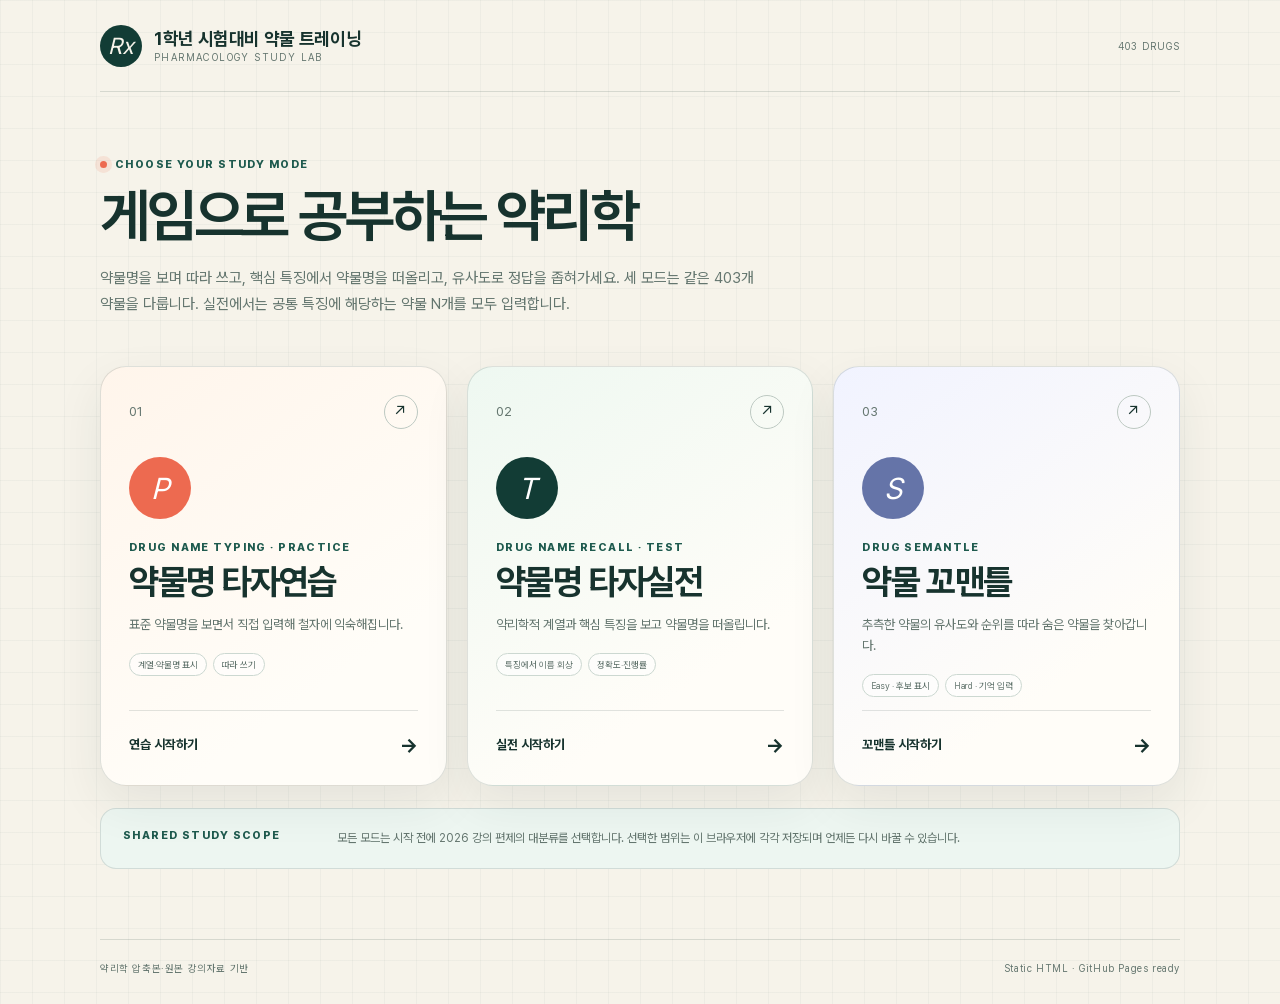
<file: index.html>
<!doctype html>
<html lang="ko">
<head>
  <meta charset="utf-8">
  <meta name="viewport" content="width=device-width, initial-scale=1">
  <link rel="icon" href="data:,">
  <meta name="theme-color" content="#123c35">
  <meta name="description" content="약물명 타자연습·실전과 약물 꼬맨틀을 한곳에서 시작하는 1학년 시험대비 약리학 학습 도구">
  <title>1학년 시험대비 약물 트레이닝</title>
  <link rel="stylesheet" href="styles.css?v=20261001-7">
</head>
<body>
  <div class="app-shell">
    <header class="site-header">
      <div class="brand">
        <span class="brand-mark" aria-hidden="true">Rx</span>
        <span><strong>1학년 시험대비 약물 트레이닝</strong><small>PHARMACOLOGY STUDY LAB</small></span>
      </div>
      <span class="header-count">403 DRUGS</span>
    </header>

    <main>
      <section class="hero">
        <div class="eyebrow"><span></span> Choose your study mode</div>
        <h1>게임으로 공부하는 약리학</h1>
        <p>약물명을 보며 따라 쓰고, 핵심 특징에서 약물명을 떠올리고, 유사도로 정답을 좁혀가세요. 세 모드는 같은 403개 약물을 다룹니다. 실전에서는 공통 특징에 해당하는 약물 N개를 모두 입력합니다.</p>
      </section>

      <section class="mode-grid" aria-label="학습 모드 선택">
        <a class="mode-card practice-card" href="./typing-practice/index.html">
          <div class="card-top"><span class="mode-number">01</span><span class="arrow" aria-hidden="true">↗</span></div>
          <div class="mode-icon" aria-hidden="true">P</div>
          <span class="section-kicker">DRUG NAME TYPING · PRACTICE</span>
          <h2>약물명 타자연습</h2>
          <p>표준 약물명을 보면서 직접 입력해 철자에 익숙해집니다.</p>
          <div class="mode-tags"><span>계열·약물명 표시</span><span>따라 쓰기</span></div>
          <strong class="start-label">연습 시작하기 <i>→</i></strong>
        </a>

        <a class="mode-card typing-card" href="./typing/index.html">
          <div class="card-top"><span class="mode-number">02</span><span class="arrow" aria-hidden="true">↗</span></div>
          <div class="mode-icon" aria-hidden="true">T</div>
          <span class="section-kicker">DRUG NAME RECALL · TEST</span>
          <h2>약물명 타자실전</h2>
          <p>약리학적 계열과 핵심 특징을 보고 약물명을 떠올립니다.</p>
          <div class="mode-tags"><span>특징에서 이름 회상</span><span>정확도·진행률</span></div>
          <strong class="start-label">실전 시작하기 <i>→</i></strong>
        </a>

        <a class="mode-card semantle-card" href="./semantle/index.html">
          <div class="card-top"><span class="mode-number">03</span><span class="arrow" aria-hidden="true">↗</span></div>
          <div class="mode-icon" aria-hidden="true">S</div>
          <span class="section-kicker">DRUG SEMANTLE</span>
          <h2>약물 꼬맨틀</h2>
          <p>추측한 약물의 유사도와 순위를 따라 숨은 약물을 찾아갑니다.</p>
          <div class="mode-tags"><span>Easy · 후보 표시</span><span>Hard · 기억 입력</span></div>
          <strong class="start-label">꼬맨틀 시작하기 <i>→</i></strong>
        </a>
      </section>

      <section class="study-note">
        <span class="section-kicker">SHARED STUDY SCOPE</span>
        <p>모든 모드는 시작 전에 2026 강의 편제의 대분류를 선택합니다. 선택한 범위는 이 브라우저에 각각 저장되며 언제든 다시 바꿀 수 있습니다.</p>
      </section>
    </main>

    <footer><span>약리학 압축본·원본 강의자료 기반</span><span>Static HTML · GitHub Pages ready</span></footer>
  </div>
</body>
</html>
</file>
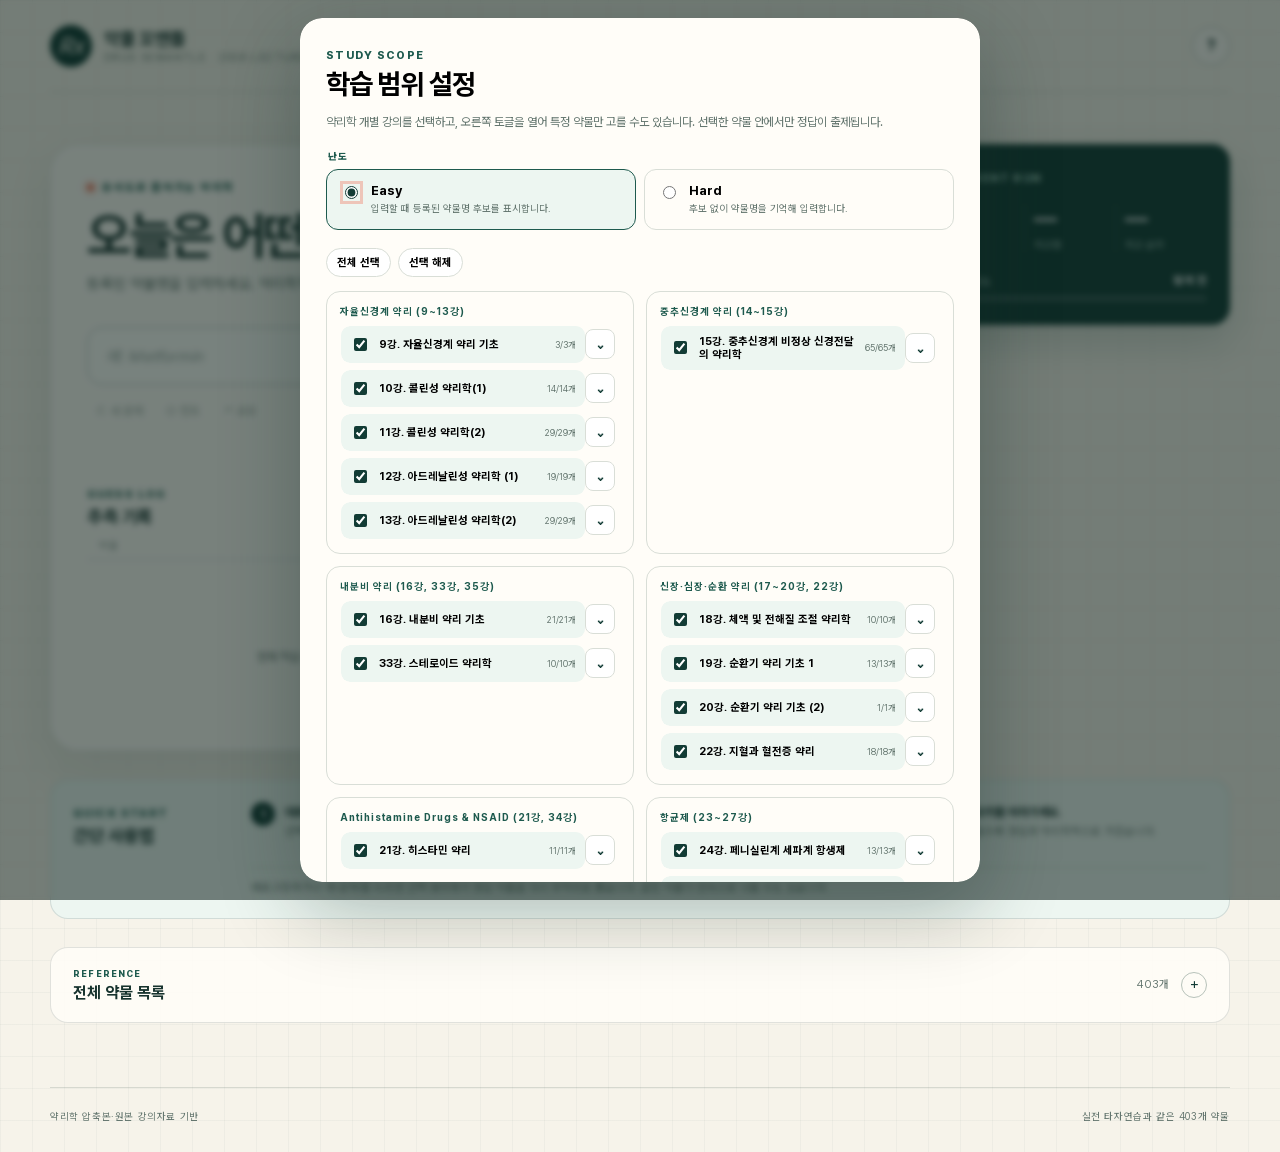
<file: semantle/index.html>
<!doctype html>
<html lang="ko">
<head>
  <meta charset="utf-8">
  <meta name="viewport" content="width=device-width, initial-scale=1">
  <link rel="icon" href="data:,">
  <meta name="theme-color" content="#123c35">
  <meta name="description" content="올해 강의 범위의 약물을 유사도로 추리하며 복습하는 1학년 시험대비 약물 꼬맨틀">
  <title>약물 꼬맨틀</title>
  <link rel="stylesheet" href="styles.css?v=20261001-8">
</head>
<body>
  <a class="skip-link" href="#guessInput">입력창으로 바로가기</a>

  <div class="app-shell">
    <header class="site-header">
      <a class="brand" href="../index.html" aria-label="학습 모드 선택으로 돌아가기">
        <span class="brand-mark" aria-hidden="true">Rx</span>
        <span>
          <strong>약물 꼬맨틀</strong>
          <small>DRUG SEMANTLE · 2026 LECTURES</small>
        </span>
      </a>
      <button class="icon-button" id="openHelp" type="button" aria-label="게임 설명 열기" title="게임 설명">?</button>
    </header>

    <main class="game-layout">
      <section class="play-panel" aria-labelledby="gameTitle">
        <div class="eyebrow"><span class="pulse-dot"></span> 유사도로 좁혀가는 약리학</div>
        <div class="intro-row">
          <div>
            <h1 id="gameTitle">오늘은 어떤 약물일까요?</h1>
            <p>등록된 약물명을 입력하세요. 약리학적으로 가까울수록 점수가 높습니다.</p>
          </div>
          <button class="scope-button" id="openScope" type="button" aria-haspopup="dialog">
            <span>선택한 범위</span>
            <strong id="scopeSummary">선택 전</strong>
          </button>
        </div>

        <form class="guess-form" id="guessForm" autocomplete="off">
          <div class="combobox-wrap">
            <label class="sr-only" for="guessInput">약물명</label>
            <input
              id="guessInput"
              type="text"
              role="combobox"
              aria-autocomplete="list"
              aria-controls="suggestions"
              aria-expanded="false"
              placeholder="예: Metformin"
              inputmode="text"
              spellcheck="false"
            >
            <div id="suggestions" class="suggestions" role="listbox" hidden></div>
          </div>
          <button class="primary-button" type="submit">추측하기</button>
        </form>

        <div class="action-row" aria-label="게임 조작">
          <button class="text-button" id="newGame" type="button"><span aria-hidden="true">↻</span> 새 문제</button>
          <button class="text-button" id="hintButton" type="button"><span aria-hidden="true">◇</span> 힌트</button>
          <button class="text-button" id="shareButton" type="button"><span aria-hidden="true">↗</span> 공유</button>
          <button class="text-button danger" id="giveUpButton" type="button">포기</button>
        </div>

        <div class="notice" id="notice" role="status" aria-live="polite"></div>
        <div class="hint-strip" id="hintStrip" hidden></div>

        <section class="result-card" id="answerResult" hidden aria-live="polite"></section>

        <section class="attempts-section" aria-labelledby="attemptsTitle">
          <div class="section-heading">
            <div>
              <span class="section-kicker">GUESS LOG</span>
              <h2 id="attemptsTitle">추측 기록</h2>
            </div>
            <span class="sort-note">유사도 높은 순</span>
          </div>

          <div class="attempt-table-head" aria-hidden="true">
            <span>약물</span><span>유사도</span><span>순위</span>
          </div>
          <div id="attemptList" class="attempt-list"></div>
          <div id="emptyState" class="empty-state">
            <div class="distance-scale" aria-hidden="true">
              <span></span><span></span><span></span><span></span><span></span>
            </div>
            <strong>첫 번째 이름을 입력해 보세요.</strong>
            <p>현재 학습 범위의 약물명을 입력하세요. 같은 대분류·약리학적 계열·핵심 특징이 겹칠수록 정답에 가까워집니다.</p>
          </div>
        </section>
      </section>

      <aside class="side-panel" aria-label="현재 게임 현황">
        <div class="status-card">
          <span class="section-kicker">CURRENT RUN</span>
          <div class="metric-grid">
            <div><strong id="guessCount">0</strong><span>추측</span></div>
            <div><strong id="bestScore">—</strong><span>최고점</span></div>
            <div><strong id="bestRank">—</strong><span>최고 순위</span></div>
          </div>
          <div class="proximity-block">
            <div class="proximity-copy"><span>정답 접근도</span><strong id="proximityLabel">탐색 전</strong></div>
            <div class="meter"><i id="proximityBar"></i></div>
          </div>
        </div>

      </aside>

      <section class="quick-guide" aria-labelledby="quickGuideTitle">
        <div class="quick-guide-head">
          <span class="section-kicker">QUICK START</span>
          <h2 id="quickGuideTitle">간단 사용법</h2>
        </div>
        <ol>
          <li><span>1</span><p><strong>대분류를 선택하세요.</strong> 선택한 범위의 약물만 정답과 입력 후보에 포함됩니다.</p></li>
          <li><span>2</span><p><strong>영문 약물명을 입력하세요.</strong> 대소문자는 구분하지 않고 등록된 별칭도 허용합니다.</p></li>
          <li><span>3</span><p><strong>유사도와 순위를 따라가세요.</strong> 점수가 높을수록 정답과 약리학적으로 가깝습니다.</p></li>
        </ol>
        <p class="refresh-note">새로고침하거나 ‘새 문제’를 누르면 선택 범위에서 정답 약물을 다시 무작위로 뽑습니다. 같은 약물이 연속으로 나올 수도 있습니다.</p>
      </section>

      <section class="catalog-section" aria-labelledby="catalogTitle">
        <button class="catalog-toggle" id="catalogToggle" type="button" aria-expanded="false" aria-controls="catalogPanel">
          <span><small>REFERENCE</small><strong id="catalogTitle">전체 약물 목록</strong></span>
          <span class="catalog-toggle-meta">403개 <i aria-hidden="true">＋</i></span>
        </button>
        <div class="catalog-panel" id="catalogPanel" hidden>
          <div class="table-wrap">
            <table class="catalog-table">
              <thead><tr><th>번호</th><th>약물명</th><th>대분류</th></tr></thead>
              <tbody id="catalogBody"></tbody>
            </table>
          </div>
        </div>
      </section>
    </main>

    <footer>
      <span>약리학 압축본·원본 강의자료 기반</span>
      <span>실전 타자연습과 같은 403개 약물</span>
    </footer>
  </div>

  <dialog id="scopeDialog" class="modal">
    <form method="dialog" class="modal-card" id="scopeForm">
      <div class="modal-head">
        <div><span class="section-kicker">STUDY SCOPE</span><h2>학습 범위 설정</h2></div>
        <button class="icon-button" id="scopeClose" value="cancel" aria-label="닫기">×</button>
      </div>
      <p class="modal-description">약리학 개별 강의를 선택하고, 오른쪽 토글을 열어 특정 약물만 고를 수도 있습니다. 선택한 약물 안에서만 정답이 출제됩니다.</p>
      <fieldset class="difficulty-options">
        <legend>난도</legend>
        <label class="difficulty-card">
          <input type="radio" name="difficulty" value="easy" checked>
          <span><strong>Easy</strong><small>입력할 때 등록된 약물명 후보를 표시합니다.</small></span>
        </label>
        <label class="difficulty-card">
          <input type="radio" name="difficulty" value="hard">
          <span><strong>Hard</strong><small>후보 없이 약물명을 기억해 입력합니다.</small></span>
        </label>
      </fieldset>
      <div class="preset-row">
        <button type="button" class="preset-button" data-preset="all">전체 선택</button>
        <button type="button" class="preset-button" data-preset="none">선택 해제</button>
      </div>
      <div id="lectureOptions" class="lecture-options"></div>
      <div class="scope-count" id="scopeCount"></div>
      <div class="modal-actions">
        <button class="secondary-button" id="scopeCancel" value="cancel">취소</button>
        <button class="primary-button" id="applyScope" value="default">이 범위로 시작</button>
      </div>
    </form>
  </dialog>

  <dialog id="helpDialog" class="modal">
    <form method="dialog" class="modal-card help-card">
      <div class="modal-head">
        <div><span class="section-kicker">HOW TO PLAY</span><h2>게임 방법</h2></div>
        <button class="icon-button" value="cancel" aria-label="닫기">×</button>
      </div>
      <ol class="how-to-list">
        <li><span>01</span><div><strong>대분류를 선택합니다.</strong><p>선택한 범위의 약물만 이번 게임에 포함됩니다.</p></div></li>
        <li><span>02</span><div><strong>약물명을 입력합니다.</strong><p>Easy는 후보를 보여주고, Hard는 후보 없이 영문 약물명을 입력합니다.</p></div></li>
        <li><span>03</span><div><strong>유사도와 순위를 읽습니다.</strong><p>점수는 정답과의 상대적 가까움이며, 순위는 현재 범위 안에서 계산됩니다.</p></div></li>
      </ol>
      <div class="help-note">
        <strong>유사도는 어떻게 계산했나요?</strong>
        <p>약리학 분류 35%(대분류 10·중분류 10·소분류 15), 검수된 특징 문구 40%, 작용 기전 10%, 임상 용도 10%, 부작용 3%, 상호작용 2%를 비교합니다. 강의 선택 범위와 약리학 분류는 별개이며, 약물명 철자는 점수에 반영하지 않습니다.</p>
        <p>특징 문구는 문자 단위 비교와 로컬 LSA 근사로 계산합니다. 부작용·금기는 치료 용도로 취급하지 않고, 자료에 없는 사실은 추정하지 않습니다. 0.1 미만의 양의 점수는 &lt;0.1로 표시합니다.</p>
      </div>
      <button class="primary-button full-button" value="cancel">게임으로 돌아가기</button>
    </form>
  </dialog>

  <div class="toast" id="toast" role="status" aria-live="polite"></div>

  <script src="data.js?v=20261001-8"></script>
  <script src="app.js?v=20261001-8"></script>
</body>
</html>
</file>
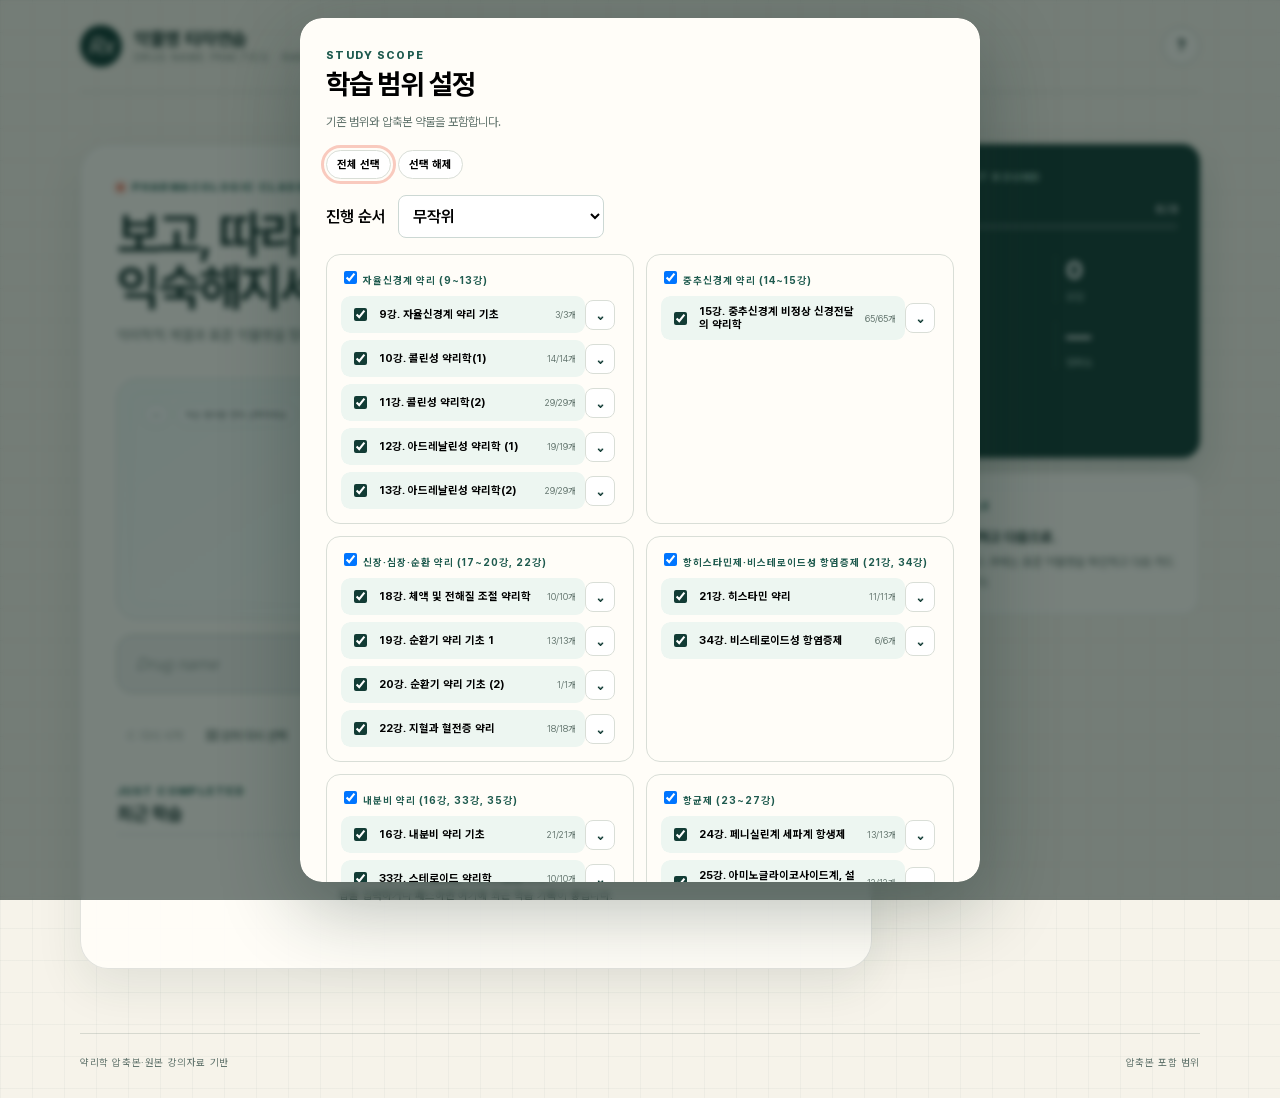
<file: typing-practice/index.html>
<!doctype html>
<html lang="ko">
<head>
  <meta charset="utf-8">
  <meta name="viewport" content="width=device-width, initial-scale=1">
  <link rel="icon" href="data:,">
  <meta name="theme-color" content="#123c35">
  <meta name="description" content="약리학적 계열과 표준 약물명을 함께 보고 따라 쓰는 약물명 타자연습">
  <title>약물명 타자연습</title>
  <link rel="stylesheet" href="styles.css?v=20261001-8">
</head>
<body>
  <a class="skip-link" href="#answerInput">입력창으로 바로가기</a>

  <div class="app-shell">
    <header class="site-header">
      <a class="brand" href="../index.html" aria-label="학습 모드 선택으로 돌아가기">
        <span class="brand-mark" aria-hidden="true">Rx</span>
        <span>
          <strong>약물명 타자연습</strong>
          <small>DRUG NAME PRACTICE · RANDOM PRACTICE</small>
        </span>
      </a>
      <button class="icon-button" id="openHelp" type="button" aria-label="사용법 열기">?</button>
    </header>

    <main class="practice-layout">
      <section class="practice-panel" aria-labelledby="pageTitle">
        <div class="eyebrow"><span class="pulse-dot"></span> Pharmacologic class + Drug name → Typing</div>
        <div class="intro-row">
          <div>
            <h1 id="pageTitle">보고, 따라 쓰고,<br>익숙해지세요.</h1>
            <p>약리학적 계열과 표준 약물명을 함께 보며 그대로 입력해 연습합니다.</p>
          </div>
          <button class="scope-button" id="openScope" type="button" aria-haspopup="dialog">
            <span>선택한 범위</span>
            <strong id="scopeSummary">선택 전</strong>
          </button>
        </div>

        <section class="question-card" id="questionCard" aria-live="polite">
          <div class="question-meta">
            <span id="macroBadge">—</span>
            <span id="lectureBadge">학습 범위를 먼저 선택하세요</span>
          </div>
          <span class="question-label">약리학적 계열과 약물명을 함께 확인하세요.</span>
          <h2 id="koreanPrompt">학습 대기 중</h2>
          <p class="scientific-prompt" id="scientificPrompt">Drug name</p>
          <p id="questionCounter">개별 강의를 선택하면 시작합니다.</p>
        </section>

        <form class="answer-form" id="answerForm" autocomplete="off">
          <label class="sr-only" for="answerInput">영문 약물명</label>
          <input id="answerInput" type="text" placeholder="Drug name" inputmode="text" spellcheck="false" disabled>
          <button class="primary-button" id="answerButton" type="submit" disabled>확인</button>
          <button class="secondary-button pass-button" id="passCard" type="button" disabled>패스</button>
        </form>
        <div class="feedback" id="feedback" role="status" aria-live="assertive"></div>

        <div class="action-row">
          <button class="text-button" id="restartDeck" type="button" disabled><span aria-hidden="true">↻</span> 다시 시작</button>
          <button class="text-button" id="changeScope" type="button"><span aria-hidden="true">☷</span> 강의 다시 선택</button>
        </div>

        <section class="completion-card" id="completionCard" hidden aria-live="polite">
          <span class="completion-badge">ROUND COMPLETE</span>
          <h2>선택한 범위를 모두 마쳤습니다.</h2>
          <p id="completionSummary"></p>
          <button class="primary-button" id="repeatRound" type="button">다시 섞어서 연습</button>
        </section>

        <section class="recent-section" aria-labelledby="recentTitle">
          <div class="section-heading">
            <div><span class="section-kicker">JUST COMPLETED</span><h2 id="recentTitle">최근 학습</h2></div>
            <span id="recentCount">0개</span>
          </div>
          <div class="recent-list" id="recentList"></div>
          <div class="empty-state" id="emptyState">
            <strong>아직 완료한 카드가 없습니다.</strong>
            <p>답을 입력하거나 패스하면 여기에 최근 학습 기록이 쌓입니다.</p>
          </div>
        </section>
      </section>

      <aside class="side-panel" aria-label="학습 현황">
        <div class="status-card">
          <span class="section-kicker">CURRENT ROUND</span>
          <div class="progress-copy"><span>진행률</span><strong id="progressText">0 / 0</strong></div>
          <div class="progress-track"><i id="progressBar"></i></div>
          <div class="metric-grid">
            <div><strong id="correctCount">0</strong><span>정답</span></div>
            <div><strong id="wrongCount">0</strong><span>오답</span></div>
            <div><strong id="skippedCount">0</strong><span>패스</span></div>
            <div><strong id="accuracyValue">—</strong><span>정확도</span></div>
            <div><strong id="streakValue">0</strong><span>연속 정답</span></div>
          </div>
        </div>

        <div class="rule-card">
          <span class="section-kicker">ONE RULE</span>
          <p><strong>한 번 입력하고 다음으로.</strong> 오답이나 패스 후에는 표준 약물명을 확인하고 다음 카드로 이동합니다.</p>
        </div>
      </aside>

    </main>

    <footer><span>약리학 압축본·원본 강의자료 기반</span><span>압축본 포함 범위</span></footer>
  </div>

  <dialog id="scopeDialog" class="modal">
    <form method="dialog" class="modal-card" id="scopeForm">
      <div class="modal-head">
        <div><span class="section-kicker">STUDY SCOPE</span><h2>학습 범위 설정</h2></div>
        <button class="icon-button" id="scopeClose" value="cancel" aria-label="닫기">×</button>
      </div>
      <p class="modal-description">기존 범위와 압축본 약물을 포함합니다.</p>
      <div class="preset-row">
        <button type="button" class="preset-button" data-preset="all">전체 선택</button>
        <button type="button" class="preset-button" data-preset="none">선택 해제</button>
      </div>
      <label class="order-setting" for="orderMode">진행 순서 <select id="orderMode"><option value="random" selected>무작위</option><option value="code">코드 순서 · 특징 설명 순서</option></select></label>
      <div id="lectureOptions" class="lecture-options"></div>
      <div class="scope-count" id="scopeCount"></div>
      <div class="modal-actions">
        <button class="secondary-button" id="scopeCancel" value="cancel">취소</button>
        <button class="primary-button" id="applyScope" value="default">이 범위로 시작</button>
      </div>
    </form>
  </dialog>

  <dialog id="helpDialog" class="modal help-modal">
    <form method="dialog" class="modal-card">
      <div class="modal-head">
        <div><span class="section-kicker">HOW TO PRACTICE</span><h2>약물명 타자연습 방법</h2></div>
        <button class="icon-button" value="cancel" aria-label="닫기">×</button>
      </div>
      <ol class="help-list">
        <li><span>01</span><p>처음에 연습할 약리학 대분류를 체크합니다.</p></li>
        <li><span>02</span><p>표시된 계열과 영문 약물명을 확인하고 그대로 입력합니다.</p></li>
        <li><span>03</span><p>오답이면 정답을 확인한 뒤 다음 카드로 이동합니다.</p></li>
        <li><span>04</span><p>모르겠다면 패스하고 정답을 확인할 수 있습니다.</p></li>
        <li><span>05</span><p>선택 범위를 한 바퀴 마치면 결과를 확인하고 선택한 순서로 다시 시작할 수 있습니다.</p></li>
      </ol>
      <button class="primary-button full-button" value="cancel">연습으로 돌아가기</button>
    </form>
  </dialog>

  <script src="data.js?v=20261001-8"></script>
  <script src="app.js?v=20261001-8"></script>
</body>
</html>
</file>
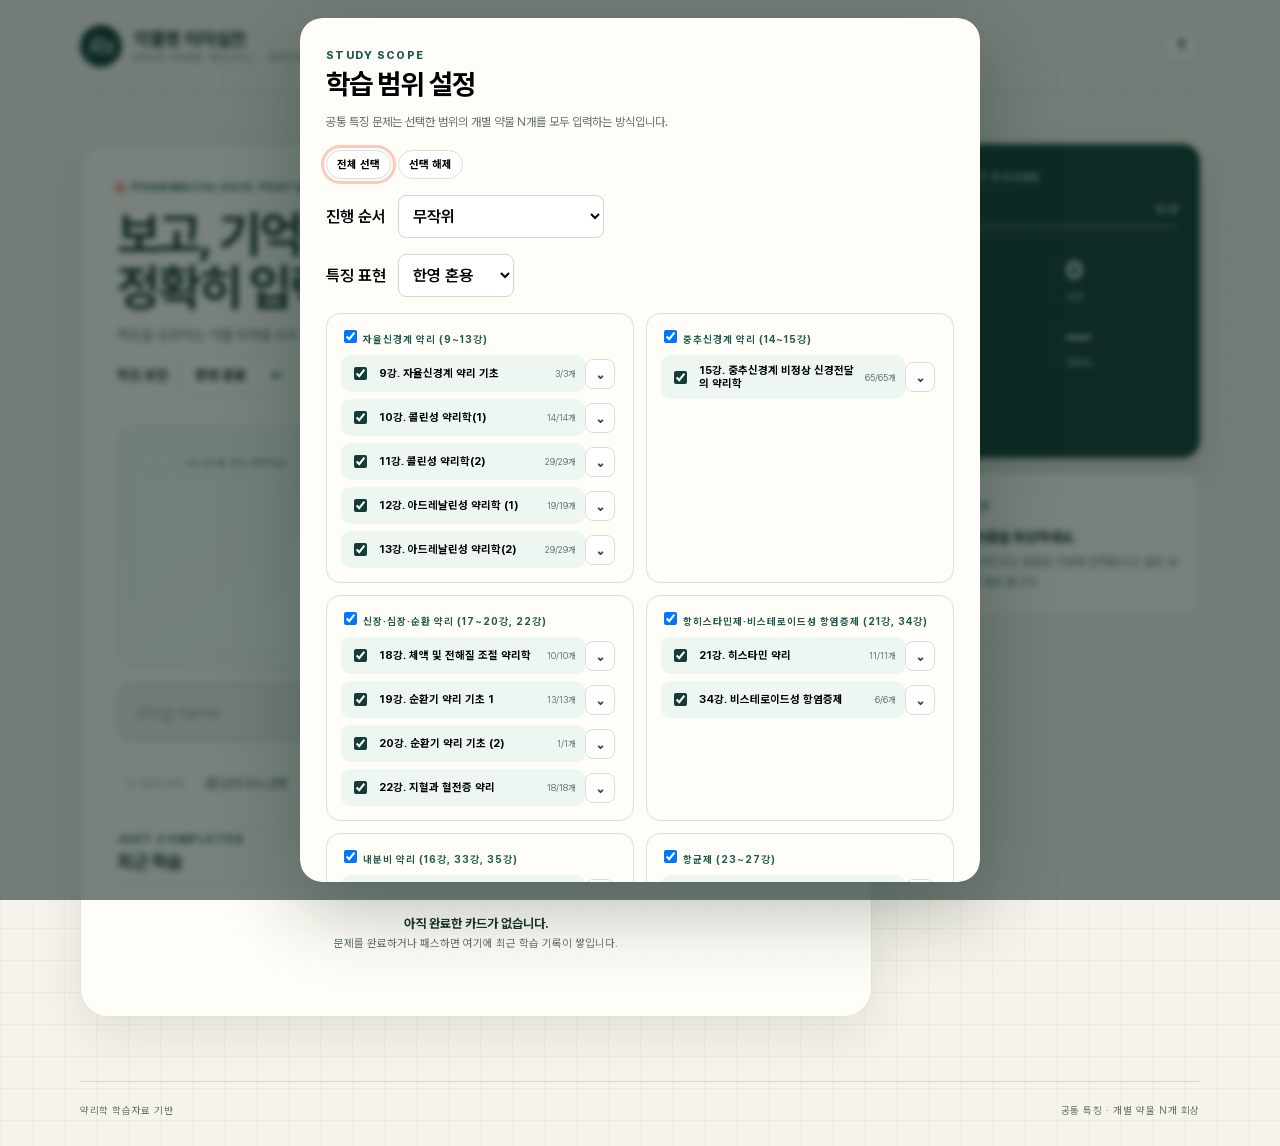
<file: typing/index.html>
<!doctype html>
<html lang="ko">
<head>
  <meta charset="utf-8">
  <meta name="viewport" content="width=device-width, initial-scale=1">
  <link rel="icon" href="data:,">
  <meta name="theme-color" content="#123c35">
  <meta name="description" content="약리학적 계열과 핵심 특징을 보고 표준 약물명을 회상하는 약물명 타자실전">
  <title>약물명 타자실전</title>
  <link rel="stylesheet" href="styles.css?v=20261001-8">
</head>
<body>
  <a class="skip-link" href="#answerInput">입력창으로 바로가기</a>

  <div class="app-shell">
    <header class="site-header">
      <a class="brand" href="../index.html" aria-label="학습 모드 선택으로 돌아가기">
        <span class="brand-mark" aria-hidden="true">Rx</span>
        <span>
          <strong>약물명 타자실전</strong>
          <small>DRUG NAME RECALL · RANDOM PRACTICE</small>
        </span>
      </a>
      <button class="icon-button" id="openHelp" type="button" aria-label="사용법 열기">?</button>
    </header>

    <main class="practice-layout">
      <section class="practice-panel" aria-labelledby="pageTitle">
        <div class="eyebrow"><span class="pulse-dot"></span> Pharmacologic features → Drug name</div>
        <div class="intro-row">
          <div>
            <h1 id="pageTitle">보고, 기억하고,<br>정확히 입력하세요.</h1>
            <p>특징을 공유하는 약물 N개를 모두 떠올려 입력합니다.</p>
          </div>
          <button class="scope-button" id="openScope" type="button" aria-haspopup="dialog">
            <span>선택한 범위</span>
            <strong id="scopeSummary">선택 전</strong>
          </button>
        </div>

        <label class="order-setting feature-language-setting" for="featureLanguage">특징 표현 <select id="featureLanguage"><option value="korean">한국어 중심</option><option value="mixed" selected>한영 혼용</option></select></label>

        <section class="question-card" id="questionCard" aria-live="polite">
          <div class="question-meta">
            <span id="macroBadge">—</span>
            <span id="lectureBadge">학습 범위를 먼저 선택하세요</span>
          </div>
          <span class="question-label" id="questionLabel">이 특징에 해당하는 약물은?</span>
          <p class="question-label" id="tableContext"></p>
          <ul id="koreanPrompt" class="feature-bullets" aria-label="약물의 특징"><li>학습 대기 중</li></ul>
          <div id="answerProgress" class="answer-progress" aria-live="polite"></div>
          <p id="questionCounter">개별 강의를 선택하면 시작합니다.</p>
        </section>

        <form class="answer-form" id="answerForm" autocomplete="off">
          <label class="sr-only" for="answerInput">영문 약물명</label>
          <input id="answerInput" type="text" placeholder="Drug name" inputmode="text" spellcheck="false" disabled>
          <button class="primary-button" id="answerButton" type="submit" disabled>확인</button>
          <button class="secondary-button pass-button" id="passCard" type="button" disabled>패스</button>
        </form>
        <div class="feedback" id="feedback" role="status" aria-live="assertive"></div>

        <div class="action-row">
          <button class="text-button" id="restartDeck" type="button" disabled><span aria-hidden="true">↻</span> 다시 시작</button>
          <button class="text-button" id="changeScope" type="button"><span aria-hidden="true">☷</span> 강의 다시 선택</button>
        </div>

        <section class="completion-card" id="completionCard" hidden aria-live="polite">
          <span class="completion-badge">ROUND COMPLETE</span>
          <h2>선택한 범위를 모두 마쳤습니다.</h2>
          <p id="completionSummary"></p>
          <button class="primary-button" id="repeatRound" type="button">다시 섞어서 연습</button>
        </section>

        <section class="recent-section" aria-labelledby="recentTitle">
          <div class="section-heading">
            <div><span class="section-kicker">JUST COMPLETED</span><h2 id="recentTitle">최근 학습</h2></div>
            <span id="recentCount">0개</span>
          </div>
          <div class="recent-list" id="recentList"></div>
          <div class="empty-state" id="emptyState">
            <strong>아직 완료한 카드가 없습니다.</strong>
            <p>문제를 완료하거나 패스하면 여기에 최근 학습 기록이 쌓입니다.</p>
          </div>
        </section>
      </section>

      <aside class="side-panel" aria-label="학습 현황">
        <div class="status-card">
          <span class="section-kicker">CURRENT ROUND</span>
          <div class="progress-copy"><span>진행률</span><strong id="progressText">0 / 0</strong></div>
          <div class="progress-track"><i id="progressBar"></i></div>
          <div class="metric-grid">
            <div><strong id="correctCount">0</strong><span>정답</span></div>
            <div><strong id="wrongCount">0</strong><span>오답</span></div>
            <div><strong id="skippedCount">0</strong><span>패스</span></div>
            <div><strong id="accuracyValue">—</strong><span>정확도</span></div>
            <div><strong id="streakValue">0</strong><span>연속 정답</span></div>
          </div>
        </div>

        <div class="rule-card">
          <span class="section-kicker">ONE RULE</span>
          <p><strong>특징에서 이름을 회상하세요.</strong> 약물명은 하나씩 또는 쉼표로 구분해 입력합니다. 같은 성분·별칭은 한 개로 셉니다.</p>
        </div>
      </aside>

    </main>

    <footer><span>약리학 학습자료 기반</span><span>공통 특징 · 개별 약물 N개 회상</span></footer>
  </div>

  <dialog id="scopeDialog" class="modal">
    <form method="dialog" class="modal-card" id="scopeForm">
      <div class="modal-head">
        <div><span class="section-kicker">STUDY SCOPE</span><h2>학습 범위 설정</h2></div>
        <button class="icon-button" id="scopeClose" value="cancel" aria-label="닫기">×</button>
      </div>
      <p class="modal-description">공통 특징 문제는 선택한 범위의 개별 약물 N개를 모두 입력하는 방식입니다.</p>
      <div class="preset-row">
        <button type="button" class="preset-button" data-preset="all">전체 선택</button>
        <button type="button" class="preset-button" data-preset="none">선택 해제</button>
      </div>
      <label class="order-setting" for="orderMode">진행 순서 <select id="orderMode"><option value="random" selected>무작위</option><option value="code">코드 순서 · 특징 설명 순서</option></select></label>
      <label class="order-setting" for="scopeFeatureLanguage">특징 표현 <select id="scopeFeatureLanguage"><option value="korean">한국어 중심</option><option value="mixed" selected>한영 혼용</option></select></label>
      <div id="lectureOptions" class="lecture-options"></div>
      <div class="scope-count" id="scopeCount"></div>
      <div class="modal-actions">
        <button class="secondary-button" id="scopeCancel" value="cancel">취소</button>
        <button class="primary-button" id="applyScope" value="default">이 범위로 시작</button>
      </div>
    </form>
  </dialog>

  <dialog id="helpDialog" class="modal help-modal">
    <form method="dialog" class="modal-card">
      <div class="modal-head">
        <div><span class="section-kicker">HOW TO PRACTICE</span><h2>약물명 타자실전 방법</h2></div>
        <button class="icon-button" value="cancel" aria-label="닫기">×</button>
      </div>
      <ol class="help-list">
        <li><span>01</span><p>연습할 개별 강의와 진행 순서, 특징 표현 방식을 고릅니다.</p></li>
        <li><span>02</span><p>한국어 중심 또는 한영 혼용으로 특징을 읽고 N개의 영문 약물명을 입력합니다. 학습 중 표현을 바꿔도 입력한 답은 유지됩니다.</p></li>
        <li><span>03</span><p>오답은 다시 입력할 수 있습니다. N개를 모두 채우면 다음 문제로 이동합니다.</p></li>
        <li><span>04</span><p>모르겠다면 패스하고 정답을 확인할 수 있습니다.</p></li>
        <li><span>05</span><p>선택 범위를 한 바퀴 마치면 결과를 확인하고 선택한 순서로 다시 시작할 수 있습니다.</p></li>
      </ol>
      <button class="primary-button full-button" value="cancel">연습으로 돌아가기</button>
    </form>
  </dialog>

  <script src="data.js?v=20261001-8"></script>
  <script src="app.js?v=20261001-8"></script>
</body>
</html>
</file>
<file: styles.css>
@font-face {
  font-family: "Pretendard";
  font-weight: 45 920;
  font-style: normal;
  font-display: swap;
  src: url("./assets/fonts/PretendardVariable.woff2") format("woff2-variations");
}

:root {
  color-scheme: light;
  --ink: #17332e;
  --muted: #64766f;
  --paper: #f6f3ea;
  --panel: #fffdf8;
  --forest: #123c35;
  --forest-2: #1e5a4e;
  --mint: #d8ebe2;
  --mint-2: #edf6f1;
  --line: #d9ded7;
  --coral: #ed6a50;
  --font-sans: "Pretendard", "Noto Sans KR", "Apple SD Gothic Neo", "Segoe UI", sans-serif;
  --font-serif: "Pretendard", "Noto Sans KR", "Apple SD Gothic Neo", "Segoe UI", sans-serif;
}
* { box-sizing: border-box; }
body {
  margin: 0;
  min-width: 320px;
  min-height: 100vh;
  background:
    linear-gradient(rgba(18,60,53,.035) 1px, transparent 1px),
    linear-gradient(90deg, rgba(18,60,53,.035) 1px, transparent 1px),
    var(--paper);
  background-size: 32px 32px;
  color: var(--ink);
  font-family: var(--font-sans);
  -webkit-font-smoothing: antialiased;
}
.app-shell { width: min(1080px, calc(100% - 40px)); margin: 0 auto; }
.site-header { height: 92px; display: flex; align-items: center; justify-content: space-between; border-bottom: 1px solid rgba(23,51,46,.14); }
.brand { display: inline-flex; align-items: center; gap: 12px; }
.brand-mark { display: grid; place-items: center; width: 42px; height: 42px; border-radius: 50%; background: var(--forest); color: var(--paper); font-family: var(--font-serif); font-size: 23px; font-style: italic; }
.brand strong { display: block; font-size: 18px; letter-spacing: -.02em; }
.brand small { display: block; margin-top: 2px; color: var(--muted); font-size: 10px; letter-spacing: .14em; }
.header-count { color: var(--muted); font-size: 10px; letter-spacing: .1em; }
main { padding: 66px 0 70px; }
.hero { max-width: 770px; }
.eyebrow, .section-kicker { color: var(--forest-2); font-size: 11px; font-weight: 800; letter-spacing: .13em; text-transform: uppercase; }
.eyebrow { display: flex; align-items: center; gap: 8px; margin-bottom: 16px; }
.eyebrow span { width: 7px; height: 7px; border-radius: 50%; background: var(--coral); box-shadow: 0 0 0 5px rgba(237,106,80,.13); }
.hero h1 { margin: 0; font-family: var(--font-serif); font-size: clamp(22px, 5.5vw, 58px); line-height: 1; letter-spacing: -.055em; font-weight: 650; white-space: nowrap; }
.hero h1 em { color: var(--forest-2); font-weight: inherit; }
.hero p { max-width: 660px; margin: 20px 0 0; color: var(--muted); font-size: 15px; line-height: 1.75; }
.mode-grid { display: grid; grid-template-columns: repeat(auto-fit, minmax(280px, 1fr)); gap: 20px; margin-top: 48px; }
.mode-card { position: relative; min-height: 420px; display: flex; flex-direction: column; overflow: hidden; padding: 28px; border: 1px solid rgba(23,51,46,.14); border-radius: 26px; color: inherit; text-decoration: none; box-shadow: 0 18px 48px rgba(21,54,47,.08); transition: transform .2s ease, border-color .2s ease, box-shadow .2s ease; }
.mode-card:hover { transform: translateY(-5px); border-color: var(--forest-2); box-shadow: 0 24px 56px rgba(21,54,47,.14); }
.practice-card { --mode-accent: var(--coral); background: linear-gradient(145deg, #fff5eb, #fffdf8 72%); }
.typing-card { --mode-accent: var(--forest); background: linear-gradient(145deg, #eef8f1, #fffdf8 72%); }
.semantle-card { --mode-accent: #6574a8; background: linear-gradient(145deg, #f1f3ff, #fffdf8 72%); }
.card-top { display: flex; align-items: center; justify-content: space-between; }
.mode-number { color: var(--muted); font-family: var(--font-serif); font-size: 13px; }
.arrow { display: grid; place-items: center; width: 34px; height: 34px; border: 1px solid #bdc9c2; border-radius: 50%; transition: .2s ease; }
.mode-card:hover .arrow { background: var(--forest); border-color: var(--forest); color: white; }
.mode-icon { display: grid; place-items: center; width: 62px; height: 62px; margin: 28px 0 22px; border-radius: 50%; background: var(--mode-accent, var(--forest)); color: white; font-family: var(--font-serif); font-size: 30px; font-style: italic; }
.mode-card h2 { margin: 7px 0 0; font-family: var(--font-serif); font-size: 35px; letter-spacing: -.04em; }
.mode-card > p { margin: 12px 0 0; color: var(--muted); font-size: 13px; line-height: 1.65; }
.mode-tags { display: flex; flex-wrap: wrap; gap: 6px; margin-top: 18px; }
.mode-tags span { padding: 5px 8px; border: 1px solid #ccd8d1; border-radius: 999px; background: rgba(255,255,255,.55); color: var(--muted); font-size: 9px; }
.start-label { display: flex; align-items: center; justify-content: space-between; margin-top: auto; padding-top: 22px; border-top: 1px solid rgba(23,51,46,.13); font-size: 13px; }
.start-label i { font-size: 20px; font-style: normal; }
.study-note { display: grid; grid-template-columns: 190px 1fr; gap: 24px; margin-top: 22px; padding: 20px 22px; border: 1px solid rgba(23,51,46,.13); border-radius: 16px; background: var(--mint-2); }
.study-note p { margin: 0; color: var(--muted); font-size: 12px; line-height: 1.65; }
footer { display: flex; justify-content: space-between; padding: 22px 0 30px; border-top: 1px solid rgba(23,51,46,.14); color: var(--muted); font-size: 10px; letter-spacing: .06em; }
@media (max-width: 700px) {
  .app-shell { width: min(100% - 22px, 1080px); }
  .site-header { height: 74px; }
  .header-count { display: none; }
  main { padding: 38px 0 46px; }
  .hero h1 { font-size: clamp(22px, 7.4vw, 50px); }
  .mode-grid { grid-template-columns: 1fr; margin-top: 34px; }
  .mode-card { min-height: 380px; padding: 23px; }
  .study-note { grid-template-columns: 1fr; gap: 8px; }
  footer { display: grid; gap: 6px; }
}
@media (prefers-reduced-motion: reduce) {
  * { transition-duration: .01ms !important; }
}
</file>
<file: semantle/styles.css>
@font-face {
  font-family: "Pretendard";
  font-weight: 45 920;
  font-style: normal;
  font-display: swap;
  src: url("../assets/fonts/PretendardVariable.woff2") format("woff2-variations");
}

:root {
  color-scheme: light;
  --ink: #17332e;
  --muted: #64766f;
  --paper: #f6f3ea;
  --panel: #fffdf8;
  --forest: #123c35;
  --forest-2: #1e5a4e;
  --mint: #d8ebe2;
  --mint-2: #edf6f1;
  --line: #d9ded7;
  --line-dark: #b7c2ba;
  --coral: #ed6a50;
  --amber: #e7a838;
  --sand: #eadfca;
  --red: #a94338;
  --shadow: 0 18px 48px rgba(21, 54, 47, 0.09);
  --radius-xl: 28px;
  --radius-lg: 18px;
  --radius-md: 12px;
  --font-sans: "Pretendard", "Noto Sans KR", "Apple SD Gothic Neo", "Segoe UI", sans-serif;
  --font-serif: "Pretendard", "Noto Sans KR", "Apple SD Gothic Neo", "Segoe UI", sans-serif;
}

* { box-sizing: border-box; }
[hidden] { display: none !important; }

html { scroll-behavior: smooth; }

body {
  margin: 0;
  min-width: 320px;
  min-height: 100vh;
  background:
    linear-gradient(rgba(18, 60, 53, 0.035) 1px, transparent 1px),
    linear-gradient(90deg, rgba(18, 60, 53, 0.035) 1px, transparent 1px),
    var(--paper);
  background-size: 32px 32px;
  color: var(--ink);
  font-family: var(--font-sans);
  -webkit-font-smoothing: antialiased;
}

button, input { font: inherit; }
button { color: inherit; }
button:focus-visible, input:focus-visible, summary:focus-visible {
  outline: 3px solid rgba(237, 106, 80, 0.35);
  outline-offset: 2px;
}

.skip-link {
  position: fixed;
  left: 16px;
  top: -60px;
  z-index: 100;
  padding: 10px 14px;
  border-radius: 8px;
  background: var(--forest);
  color: white;
  text-decoration: none;
  transition: top 0.15s ease;
}
.skip-link:focus { top: 16px; }

.app-shell {
  width: min(1180px, calc(100% - 40px));
  margin: 0 auto;
}

.site-header {
  height: 92px;
  display: flex;
  align-items: center;
  justify-content: space-between;
  border-bottom: 1px solid rgba(23, 51, 46, 0.14);
}

.brand {
  display: inline-flex;
  align-items: center;
  gap: 12px;
  color: inherit;
  text-decoration: none;
}
.brand-mark {
  display: grid;
  place-items: center;
  width: 42px;
  height: 42px;
  border: 1px solid var(--forest);
  border-radius: 50%;
  background: var(--forest);
  color: var(--paper);
  font-family: var(--font-serif);
  font-size: 23px;
  font-style: italic;
}
.brand strong { display: block; font-size: 18px; letter-spacing: -0.02em; }
.brand small { display: block; margin-top: 2px; color: var(--muted); font-size: 10px; letter-spacing: 0.14em; }

.icon-button {
  display: grid;
  place-items: center;
  width: 38px;
  height: 38px;
  padding: 0;
  border: 1px solid var(--line-dark);
  border-radius: 50%;
  background: rgba(255, 253, 248, 0.72);
  cursor: pointer;
  font-weight: 700;
  transition: 0.18s ease;
}
.icon-button:hover { border-color: var(--forest); background: white; transform: translateY(-1px); }

.game-layout {
  display: grid;
  grid-template-columns: minmax(0, 1fr) 310px;
  gap: 28px;
  padding: 52px 0 64px;
  align-items: start;
}

.play-panel {
  padding: 36px;
  border: 1px solid rgba(23, 51, 46, 0.13);
  border-radius: var(--radius-xl);
  background: rgba(255, 253, 248, 0.92);
  box-shadow: var(--shadow);
}

.eyebrow, .section-kicker {
  color: var(--forest-2);
  font-size: 11px;
  font-weight: 800;
  letter-spacing: 0.13em;
  text-transform: uppercase;
}
.eyebrow { display: flex; align-items: center; gap: 8px; margin-bottom: 14px; }
.pulse-dot { width: 7px; height: 7px; border-radius: 50%; background: var(--coral); box-shadow: 0 0 0 5px rgba(237, 106, 80, 0.13); }

.intro-row { display: flex; align-items: flex-end; justify-content: space-between; gap: 24px; }
.intro-row h1 {
  margin: 0;
  font-family: var(--font-serif);
  font-size: clamp(34px, 4vw, 52px);
  line-height: 1.08;
  letter-spacing: -0.045em;
  font-weight: 650;
}
.intro-row p { margin: 12px 0 0; color: var(--muted); font-size: 15px; }

.scope-button {
  min-width: 132px;
  padding: 10px 12px;
  border: 1px solid var(--line);
  border-radius: var(--radius-md);
  background: var(--mint-2);
  text-align: left;
  cursor: pointer;
  transition: 0.18s ease;
}
.scope-button:hover { border-color: var(--forest-2); transform: translateY(-1px); }
.scope-button span { display: block; color: var(--muted); font-size: 10px; letter-spacing: 0.08em; }
.scope-button strong { display: block; margin-top: 3px; font-size: 13px; }

.guess-form {
  display: grid;
  grid-template-columns: minmax(0, 1fr) auto;
  gap: 10px;
  margin-top: 34px;
}
.combobox-wrap { position: relative; }
#guessInput {
  width: 100%;
  height: 58px;
  padding: 0 18px;
  border: 1px solid var(--line-dark);
  border-radius: 15px;
  background: #fffefa;
  color: var(--ink);
  font-size: 16px;
  font-family: var(--font-serif);
  font-style: italic;
  letter-spacing: 0.01em;
  transition: 0.18s ease;
}
#guessInput::placeholder { color: #98a59f; }
#guessInput:focus { border-color: var(--forest-2); box-shadow: 0 0 0 4px rgba(30, 90, 78, 0.08); }

.suggestions {
  position: absolute;
  top: calc(100% + 8px);
  left: 0;
  right: 0;
  z-index: 20;
  max-height: 300px;
  overflow: auto;
  padding: 6px;
  border: 1px solid var(--line);
  border-radius: 14px;
  background: white;
  box-shadow: 0 18px 46px rgba(21, 54, 47, 0.16);
}
.suggestion {
  width: 100%;
  display: flex;
  align-items: center;
  justify-content: space-between;
  gap: 12px;
  padding: 10px 12px;
  border: 0;
  border-radius: 9px;
  background: transparent;
  cursor: pointer;
  text-align: left;
}
.suggestion:hover, .suggestion.active { background: var(--mint-2); }
.suggestion strong { overflow: hidden; font-family: var(--font-serif); font-size: 14px; font-style: italic; text-overflow: ellipsis; white-space: nowrap; }
.suggestion small { flex: 0 0 auto; padding: 4px 7px; border-radius: 999px; background: var(--paper); color: var(--muted); font-size: 9px; }

.primary-button, .secondary-button {
  min-height: 48px;
  padding: 0 20px;
  border-radius: 13px;
  border: 1px solid transparent;
  cursor: pointer;
  font-weight: 750;
  transition: 0.18s ease;
}
.primary-button { background: var(--forest); color: white; box-shadow: 0 8px 20px rgba(18, 60, 53, 0.16); }
.primary-button:hover { background: var(--forest-2); transform: translateY(-1px); }
.primary-button:disabled, .secondary-button:disabled { opacity: 0.45; cursor: not-allowed; transform: none; }
.secondary-button { border-color: var(--line-dark); background: white; }
.secondary-button:hover { border-color: var(--forest); }
.guess-form .primary-button { height: 58px; }
.full-button { width: 100%; }

.action-row { display: flex; align-items: center; gap: 4px; margin-top: 12px; }
.text-button {
  padding: 7px 9px;
  border: 0;
  border-radius: 8px;
  background: transparent;
  color: var(--muted);
  cursor: pointer;
  font-size: 12px;
  font-weight: 650;
}
.text-button:hover { background: var(--mint-2); color: var(--forest); }
.text-button.danger { margin-left: auto; color: var(--red); }
.text-button:disabled { opacity: 0.45; cursor: default; }

.notice { min-height: 22px; margin-top: 8px; color: var(--red); font-size: 12px; }
.hint-strip {
  margin: 4px 0 18px;
  padding: 11px 14px;
  border-left: 3px solid var(--amber);
  border-radius: 0 10px 10px 0;
  background: #fff7e7;
  color: #5f4a22;
  font-size: 13px;
}

.attempts-section { margin-top: 28px; }
.section-heading { display: flex; align-items: flex-end; justify-content: space-between; margin-bottom: 12px; }
.section-heading h2, .guide-card h2, .formula-card h2 { margin: 4px 0 0; font-size: 18px; letter-spacing: -0.025em; }
.sort-note { color: var(--muted); font-size: 11px; }
.attempt-table-head, .attempt-row {
  display: grid;
  grid-template-columns: minmax(0, 1fr) 135px 72px;
  gap: 16px;
  align-items: center;
}
.attempt-table-head { padding: 0 12px 8px; color: #8a9892; font-size: 10px; letter-spacing: 0.08em; }
.attempt-table-head span:nth-child(n+2) { text-align: right; }

.attempt-row {
  position: relative;
  padding: 13px 12px;
  border-top: 1px solid var(--line);
  animation: rowIn 0.24s ease both;
}
.attempt-row.latest { margin-top: 3px; border: 1px solid #d9cdb6; border-radius: 12px; background: #fff9ed; }
.attempt-row.winner { border-color: #99c6ae; background: #eef8f1; }
.attempt-name { min-width: 0; }
.attempt-name strong { display: block; overflow: hidden; text-overflow: ellipsis; white-space: nowrap; font-size: 14px; }
.attempt-name em { display: block; overflow: hidden; margin-top: 3px; color: var(--muted); font-family: var(--font-serif); font-size: 11px; text-overflow: ellipsis; white-space: nowrap; }
.match-label { display: inline-block; margin-left: 5px; color: var(--forest-2); font-family: var(--font-sans); font-size: 9px; font-style: normal; font-weight: 700; }
.score-cell { display: grid; grid-template-columns: minmax(40px, 1fr) 42px; gap: 9px; align-items: center; }
.score-track { height: 7px; overflow: hidden; border-radius: 999px; background: #e4e6e1; }
.score-track i { display: block; height: 100%; border-radius: inherit; transform-origin: left; animation: grow 0.45s ease both; }
.score-value, .rank-value { text-align: right; font-variant-numeric: tabular-nums; }
.score-value { font-size: 13px; font-weight: 800; }
.rank-value { color: var(--muted); font-size: 11px; }

.empty-state {
  display: grid;
  justify-items: center;
  padding: 42px 24px 26px;
  border-top: 1px solid var(--line);
  text-align: center;
}
.empty-state strong { margin-top: 16px; font-size: 14px; }
.empty-state p { max-width: 430px; margin: 6px 0 0; color: var(--muted); font-size: 12px; line-height: 1.65; }
.distance-scale { width: min(280px, 80%); display: flex; align-items: center; justify-content: space-between; border-top: 2px solid var(--line-dark); }
.distance-scale span { width: 8px; height: 8px; margin-top: -5px; border-radius: 50%; border: 2px solid var(--panel); background: var(--line-dark); }
.distance-scale span:nth-child(4) { background: var(--amber); }
.distance-scale span:nth-child(5) { width: 11px; height: 11px; background: var(--coral); }

.result-card {
  margin: 12px 0 4px;
  padding: 22px;
  border: 1px solid #b8d4c5;
  border-radius: var(--radius-lg);
  background: linear-gradient(135deg, #eef8f1, #fffdf8 68%);
}
.result-badge { display: inline-flex; padding: 5px 9px; border-radius: 999px; background: var(--forest); color: white; font-size: 10px; font-weight: 800; letter-spacing: 0.08em; }
.result-title { margin: 12px 0 0; font-family: var(--font-serif); font-size: 30px; letter-spacing: -0.035em; }
.result-scientific { margin: 4px 0 0; color: var(--forest-2); font-family: var(--font-serif); font-size: 16px; font-style: italic; }
.result-meta { display: flex; flex-wrap: wrap; gap: 7px; margin-top: 12px; }
.result-meta span { padding: 5px 8px; border: 1px solid #c8dcd1; border-radius: 999px; color: var(--muted); font-size: 10px; }
.study-details { display: grid; gap: 8px; margin-top: 18px; }
.study-details details { border-top: 1px solid #cddfd5; }
.study-details summary { display: flex; justify-content: space-between; padding: 11px 2px; cursor: pointer; font-size: 13px; font-weight: 750; list-style: none; }
.study-details summary::after { content: "+"; color: var(--muted); }
.study-details details[open] summary::after { content: "−"; }
.study-details ul { margin: 0 0 12px; padding-left: 19px; color: #415b54; font-size: 12px; line-height: 1.7; }
.study-details li + li { margin-top: 6px; }

.side-panel { display: grid; gap: 14px; position: sticky; top: 18px; }
.status-card, .guide-card, .formula-card {
  padding: 22px;
  border: 1px solid rgba(23, 51, 46, 0.13);
  border-radius: var(--radius-lg);
  background: rgba(255, 253, 248, 0.88);
}
.status-card { background: var(--forest); color: white; box-shadow: 0 16px 38px rgba(18, 60, 53, 0.18); }
.status-card .section-kicker { color: #a9d3c3; }
.metric-grid { display: grid; grid-template-columns: repeat(3, 1fr); gap: 9px; margin-top: 18px; }
.metric-grid div { min-width: 0; padding-right: 8px; border-right: 1px solid rgba(255,255,255,0.15); }
.metric-grid div:last-child { border-right: 0; }
.metric-grid strong { display: block; overflow: hidden; font-family: var(--font-serif); font-size: 24px; text-overflow: ellipsis; }
.metric-grid span { color: #adcbc1; font-size: 10px; }
.proximity-block { margin-top: 22px; }
.proximity-copy { display: flex; align-items: center; justify-content: space-between; color: #c7dcd4; font-size: 10px; }
.proximity-copy strong { color: white; font-size: 11px; }
.meter { height: 7px; margin-top: 8px; overflow: hidden; border-radius: 999px; background: rgba(255,255,255,0.13); }
.meter i { display: block; width: 0; height: 100%; border-radius: inherit; background: linear-gradient(90deg, #6cae95, #f0c15a, #ed6a50); transition: width 0.45s ease; }

.legend-list { display: grid; gap: 12px; margin: 18px 0 0; padding: 0; list-style: none; }
.legend-list li { display: flex; align-items: center; gap: 10px; color: var(--muted); font-size: 11px; }
.legend-list strong { color: var(--ink); font-variant-numeric: tabular-nums; }
.legend-dot { width: 9px; height: 9px; flex: 0 0 auto; border-radius: 50%; }
.legend-dot.hot { background: var(--coral); }.legend-dot.warm { background: var(--amber); }.legend-dot.mild { background: #9eb986; }.legend-dot.cool { background: #9aa9a3; }
.formula-row { display: flex; justify-content: space-between; padding: 10px 0; border-bottom: 1px solid var(--line); color: var(--muted); font-size: 11px; }
.formula-row:first-of-type { margin-top: 11px; }
.formula-row:last-child { border-bottom: 0; }
.formula-row strong { color: var(--ink); }

.quick-guide {
  grid-column: 1 / -1;
  display: grid;
  grid-template-columns: 150px minmax(0, 1fr);
  gap: 20px 28px;
  padding: 22px;
  border: 1px solid rgba(23, 51, 46, 0.13);
  border-radius: var(--radius-lg);
  background: var(--mint-2);
}
.quick-guide-head h2 { margin: 4px 0 0; font-size: 18px; letter-spacing: -0.025em; }
.quick-guide ol { display: grid; grid-template-columns: repeat(3, 1fr); gap: 14px; margin: 0; padding: 0; list-style: none; }
.quick-guide li { display: grid; grid-template-columns: 25px 1fr; gap: 9px; align-items: start; }
.quick-guide li > span { display: grid; place-items: center; width: 24px; height: 24px; border-radius: 50%; background: var(--forest); color: white; font-size: 10px; font-weight: 800; }
.quick-guide p { margin: 1px 0 0; color: var(--muted); font-size: 11px; line-height: 1.55; }
.quick-guide p strong { display: block; margin-bottom: 2px; color: var(--ink); font-size: 12px; }
.refresh-note { grid-column: 2; padding-top: 11px; border-top: 1px solid #ccddd4; }

.catalog-section {
  grid-column: 1 / -1;
  overflow: hidden;
  border: 1px solid rgba(23, 51, 46, 0.13);
  border-radius: var(--radius-lg);
  background: rgba(255, 253, 248, 0.88);
}
.catalog-toggle {
  width: 100%;
  display: flex;
  align-items: center;
  justify-content: space-between;
  padding: 20px 22px;
  border: 0;
  background: transparent;
  cursor: pointer;
  text-align: left;
}
.catalog-toggle:hover { background: var(--mint-2); }
.catalog-toggle small { display: block; color: var(--forest-2); font-size: 9px; font-weight: 800; letter-spacing: 0.13em; }
.catalog-toggle strong { display: block; margin-top: 4px; font-size: 16px; }
.catalog-toggle-meta { display: flex; align-items: center; gap: 12px; color: var(--muted); font-size: 11px; }
.catalog-toggle-meta i { display: grid; place-items: center; width: 26px; height: 26px; border: 1px solid var(--line-dark); border-radius: 50%; color: var(--forest); font-size: 15px; font-style: normal; }
.catalog-panel { padding: 0 22px 22px; border-top: 1px solid var(--line); }
.table-wrap { max-height: 520px; overflow: auto; border: 1px solid var(--line); border-radius: 12px; background: white; }
.catalog-table { width: 100%; border-collapse: collapse; font-size: 12px; }
.catalog-table th { position: sticky; top: 0; z-index: 1; padding: 10px 12px; background: var(--forest); color: white; text-align: left; font-size: 10px; letter-spacing: 0.06em; }
.catalog-table td { padding: 10px 12px; border-bottom: 1px solid var(--line); color: var(--muted); }
.catalog-table tr:last-child td { border-bottom: 0; }
.catalog-table th:first-child, .catalog-table td:first-child { width: 62px; text-align: center; font-variant-numeric: tabular-nums; }
.catalog-table th:last-child, .catalog-table td:last-child { width: 130px; }
.catalog-table td i { color: var(--ink); font-family: var(--font-serif); font-size: 13px; }

footer { display: flex; justify-content: space-between; padding: 22px 0 30px; border-top: 1px solid rgba(23, 51, 46, 0.14); color: var(--muted); font-size: 10px; letter-spacing: 0.06em; }

.modal {
  width: min(680px, calc(100% - 28px));
  max-height: calc(100vh - 36px);
  padding: 0;
  border: 0;
  border-radius: 22px;
  background: transparent;
  box-shadow: 0 24px 80px rgba(18, 42, 37, 0.32);
}
.modal::backdrop { background: rgba(10, 29, 25, 0.55); backdrop-filter: blur(3px); }
.modal-card { max-height: calc(100vh - 36px); overflow: auto; padding: 26px; border-radius: 22px; background: var(--panel); }
.modal-head { display: flex; align-items: flex-start; justify-content: space-between; gap: 20px; }
.modal-head h2 { margin: 4px 0 0; font-family: var(--font-serif); font-size: 28px; letter-spacing: -0.03em; }
.modal-description { color: var(--muted); font-size: 12px; line-height: 1.6; }
.difficulty-options { display: grid; grid-template-columns: repeat(2, 1fr); gap: 8px; margin: 18px 0 6px; padding: 0; border: 0; }
.difficulty-options legend { grid-column: 1 / -1; margin-bottom: 7px; color: var(--forest-2); font-size: 10px; font-weight: 800; letter-spacing: .1em; }
.difficulty-card { display: grid; grid-template-columns: auto 1fr; gap: 10px; align-items: start; padding: 13px; border: 1px solid var(--line); border-radius: 12px; cursor: pointer; }
.difficulty-card:has(input:checked) { border-color: var(--forest-2); background: var(--mint-2); }
.difficulty-card input { margin-top: 3px; accent-color: var(--forest); }
.difficulty-card strong { display: block; font-size: 13px; }
.difficulty-card small { display: block; margin-top: 3px; color: var(--muted); font-size: 10px; line-height: 1.45; }
.preset-row { display: flex; gap: 7px; margin: 18px 0 14px; }
.preset-button { padding: 7px 10px; border: 1px solid var(--line); border-radius: 999px; background: white; cursor: pointer; font-size: 11px; font-weight: 700; }
.preset-button:hover { border-color: var(--forest-2); background: var(--mint-2); }
.lecture-options { display: grid; grid-template-columns: repeat(2, minmax(0, 1fr)); gap: 12px; }
.lecture-group { padding: 13px; border: 1px solid var(--line); border-radius: 14px; }
.lecture-group h3 { margin: 0 0 8px; color: var(--forest-2); font-size: 10px; letter-spacing: 0.1em; }
.lecture-checks { display: grid; gap: 5px; }
.lecture-check { display: grid; grid-template-columns: auto minmax(0, 1fr) auto; align-items: center; gap: 9px; padding: 9px; border-radius: 9px; cursor: pointer; }
.lecture-check:hover, .lecture-check:has(input:checked) { background: var(--mint-2); }
.lecture-check input { accent-color: var(--forest); }
.lecture-check span { min-width: 0; }
.lecture-check strong { display: block; font-size: 11px; }
.lecture-check small { display: block; overflow: hidden; margin-top: 1px; color: var(--muted); font-size: 10px; text-overflow: ellipsis; white-space: nowrap; }
.lecture-check em { color: var(--muted); font-size: 9px; font-style: normal; }
.lecture-block { overflow: hidden; border: 1px solid transparent; border-radius: 10px; }
.lecture-block:has(.lecture-toggle[aria-expanded="true"]) { border-color: var(--line); }
.lecture-row { display: grid; grid-template-columns: minmax(0, 1fr) 34px; align-items: center; }
.lecture-toggle { width: 30px; height: 30px; padding: 0; border: 1px solid var(--line); border-radius: 8px; background: white; color: var(--forest); cursor: pointer; font-size: 15px; font-weight: 800; }
.lecture-toggle:hover { background: var(--mint-2); }
.parasite-options { display: grid; gap: 3px; padding: 7px; border-top: 1px solid var(--line); background: rgba(255,255,255,.55); }
.parasite-check { display: grid; grid-template-columns: auto minmax(0, 1fr); gap: 8px; align-items: start; padding: 7px; border-radius: 7px; cursor: pointer; }
.parasite-check:hover, .parasite-check:has(input:checked) { background: var(--mint-2); }
.parasite-check input { margin-top: 3px; accent-color: var(--forest); }
.parasite-check strong, .parasite-check em { display: block; overflow-wrap: anywhere; }
.parasite-check strong { font-size: 10px; }
.parasite-check em { margin-top: 2px; color: var(--muted); font-family: var(--font-serif); font-size: 10px; }
.scope-count { margin-top: 12px; color: var(--muted); font-size: 11px; text-align: right; }
.modal-actions { display: flex; justify-content: flex-end; gap: 8px; margin-top: 22px; }

.how-to-list { display: grid; gap: 16px; margin: 24px 0; padding: 0; list-style: none; }
.how-to-list li { display: grid; grid-template-columns: 34px 1fr; gap: 12px; }
.how-to-list > li > span { display: grid; place-items: center; width: 32px; height: 32px; border-radius: 50%; background: var(--mint); color: var(--forest); font-size: 10px; font-weight: 800; }
.how-to-list strong { font-size: 13px; }
.how-to-list p { margin: 4px 0 0; color: var(--muted); font-size: 11px; line-height: 1.55; }
.help-note { margin: 20px 0; padding: 15px; border-radius: 12px; background: var(--paper); }
.help-note strong { font-size: 12px; }
.help-note p { margin: 6px 0 0; color: var(--muted); font-size: 11px; line-height: 1.65; }

.toast { position: fixed; left: 50%; bottom: 24px; z-index: 80; transform: translate(-50%, 20px); padding: 10px 14px; border-radius: 999px; background: var(--forest); color: white; box-shadow: 0 8px 28px rgba(18,60,53,.25); font-size: 12px; opacity: 0; pointer-events: none; transition: .2s ease; }
.toast.show { transform: translate(-50%, 0); opacity: 1; }
.sr-only { position: absolute; width: 1px; height: 1px; padding: 0; margin: -1px; overflow: hidden; clip: rect(0,0,0,0); white-space: nowrap; border: 0; }

@keyframes grow { from { transform: scaleX(0); } to { transform: scaleX(1); } }
@keyframes rowIn { from { opacity: 0; transform: translateY(-5px); } to { opacity: 1; transform: translateY(0); } }

@media (max-width: 920px) {
  .game-layout { grid-template-columns: 1fr; }
  .side-panel { position: static; grid-template-columns: 1fr 1fr; }
  .status-card { grid-column: 1 / -1; }
}

@media (max-width: 640px) {
  .app-shell { width: min(100% - 22px, 1180px); }
  .site-header { height: 74px; }
  .game-layout { padding: 22px 0 38px; gap: 16px; }
  .play-panel { padding: 22px 16px; border-radius: 20px; }
  .intro-row { display: block; }
  .intro-row h1 { font-size: 38px; }
  .scope-button { width: 100%; margin-top: 18px; display: flex; justify-content: space-between; align-items: center; }
  .scope-button strong { margin-top: 0; }
  .guess-form { grid-template-columns: 1fr; margin-top: 22px; }
  .guess-form .primary-button { height: 50px; }
  #guessInput { height: 54px; font-size: 15px; }
  .attempt-table-head, .attempt-row { grid-template-columns: minmax(0, 1fr) 102px 47px; gap: 8px; }
  .attempt-row { padding: 12px 6px; }
  .score-cell { grid-template-columns: 1fr 37px; gap: 6px; }
  .side-panel { grid-template-columns: 1fr; }
  .status-card { grid-column: auto; }
  .guide-card, .formula-card { padding: 18px; }
  .lecture-options { grid-template-columns: 1fr; }
  .difficulty-options { grid-template-columns: 1fr; }
  .quick-guide { grid-template-columns: 1fr; gap: 14px; padding: 18px; }
  .quick-guide ol { grid-template-columns: 1fr; }
  .refresh-note { grid-column: 1; }
  .catalog-panel { padding: 0 10px 10px; }
  .catalog-table th:last-child, .catalog-table td:last-child { width: 90px; }
  .modal-card { padding: 21px 17px; }
  .modal-actions { display: grid; grid-template-columns: 1fr 1.5fr; }
  footer { display: grid; gap: 6px; }
}

@media (prefers-reduced-motion: reduce) {
  *, *::before, *::after { scroll-behavior: auto !important; animation-duration: 0.01ms !important; transition-duration: 0.01ms !important; }
}
</file>
<file: typing-practice/styles.css>
@font-face {
  font-family: "Pretendard";
  font-weight: 45 920;
  font-style: normal;
  font-display: swap;
  src: url("../assets/fonts/PretendardVariable.woff2") format("woff2-variations");
}

:root {
  color-scheme: light;
  --ink: #17332e;
  --muted: #64766f;
  --paper: #f6f3ea;
  --panel: #fffdf8;
  --forest: #123c35;
  --forest-2: #1e5a4e;
  --mint: #d8ebe2;
  --mint-2: #edf6f1;
  --line: #d9ded7;
  --line-dark: #b7c2ba;
  --coral: #ed6a50;
  --red: #a94338;
  --shadow: 0 18px 48px rgba(21, 54, 47, 0.09);
  --radius-xl: 28px;
  --radius-lg: 18px;
  --radius-md: 12px;
  --font-sans: "Pretendard", "Noto Sans KR", "Apple SD Gothic Neo", "Segoe UI", sans-serif;
  --font-serif: "Pretendard", "Noto Sans KR", "Apple SD Gothic Neo", "Segoe UI", sans-serif;
}

* { box-sizing: border-box; }
[hidden] { display: none !important; }
html { scroll-behavior: smooth; }
body {
  margin: 0;
  min-width: 320px;
  min-height: 100vh;
  background:
    linear-gradient(rgba(18, 60, 53, 0.035) 1px, transparent 1px),
    linear-gradient(90deg, rgba(18, 60, 53, 0.035) 1px, transparent 1px),
    var(--paper);
  background-size: 32px 32px;
  color: var(--ink);
  font-family: var(--font-sans);
  -webkit-font-smoothing: antialiased;
}
button, input { font: inherit; }
button { color: inherit; }
button:focus-visible, input:focus-visible { outline: 3px solid rgba(237, 106, 80, 0.35); outline-offset: 2px; }
.skip-link { position: fixed; left: 16px; top: -60px; z-index: 100; padding: 10px 14px; border-radius: 8px; background: var(--forest); color: white; text-decoration: none; }
.skip-link:focus { top: 16px; }
.sr-only { position: absolute; width: 1px; height: 1px; padding: 0; margin: -1px; overflow: hidden; clip: rect(0,0,0,0); white-space: nowrap; border: 0; }

.app-shell { width: min(1120px, calc(100% - 40px)); margin: 0 auto; }
.site-header { height: 92px; display: flex; align-items: center; justify-content: space-between; border-bottom: 1px solid rgba(23, 51, 46, 0.14); }
.brand { display: inline-flex; align-items: center; gap: 12px; color: inherit; text-decoration: none; }
.brand-mark { display: grid; place-items: center; width: 42px; height: 42px; border-radius: 50%; background: var(--forest); color: var(--paper); font-family: var(--font-serif); font-size: 23px; font-style: italic; }
.brand strong { display: block; font-size: 18px; letter-spacing: -0.02em; }
.brand small { display: block; margin-top: 2px; color: var(--muted); font-size: 10px; letter-spacing: 0.14em; }
.icon-button { display: grid; place-items: center; width: 38px; height: 38px; padding: 0; border: 1px solid var(--line-dark); border-radius: 50%; background: rgba(255,253,248,.74); cursor: pointer; font-weight: 700; transition: .18s ease; }
.icon-button:hover { border-color: var(--forest); background: white; transform: translateY(-1px); }

.practice-layout { display: grid; grid-template-columns: minmax(0, 1fr) 300px; gap: 28px; padding: 52px 0 64px; align-items: start; }
.practice-panel { padding: 36px; border: 1px solid rgba(23,51,46,.13); border-radius: var(--radius-xl); background: rgba(255,253,248,.94); box-shadow: var(--shadow); }
.eyebrow, .section-kicker { color: var(--forest-2); font-size: 11px; font-weight: 800; letter-spacing: .13em; text-transform: uppercase; }
.eyebrow { display: flex; align-items: center; gap: 8px; margin-bottom: 14px; }
.pulse-dot { width: 7px; height: 7px; border-radius: 50%; background: var(--coral); box-shadow: 0 0 0 5px rgba(237,106,80,.13); }
.intro-row { display: flex; align-items: flex-end; justify-content: space-between; gap: 24px; }
.intro-row h1 { margin: 0; font-family: var(--font-serif); font-size: clamp(34px, 4vw, 50px); line-height: 1.05; letter-spacing: -.045em; font-weight: 650; }
.intro-row p { max-width: 520px; margin: 12px 0 0; color: var(--muted); font-size: 14px; line-height: 1.55; }
.scope-button { min-width: 138px; padding: 10px 12px; border: 1px solid var(--line); border-radius: var(--radius-md); background: var(--mint-2); text-align: left; cursor: pointer; transition: .18s ease; }
.scope-button:hover { border-color: var(--forest-2); transform: translateY(-1px); }
.scope-button span { display: block; color: var(--muted); font-size: 10px; letter-spacing: .08em; }
.scope-button strong { display: block; margin-top: 3px; font-size: 13px; }

.question-card { position: relative; overflow: hidden; min-height: 240px; display: grid; place-items: center; align-content: center; margin-top: 32px; padding: 34px; border: 1px solid #cbd7d0; border-radius: 20px; background: linear-gradient(145deg, #eff7f2, #fffdf8 72%); text-align: center; transition: .22s ease; }
.question-card::after { content: ""; position: absolute; inset: 12px; border: 1px dashed rgba(30,90,78,.16); border-radius: 14px; pointer-events: none; }
.question-card.correct { border-color: #72a88e; background: linear-gradient(145deg, #dff2e7, #fffdf8 72%); transform: scale(.995); }
.question-card.wrong { border-color: #d58b7f; background: linear-gradient(145deg, #fff0ec, #fffdf8 72%); animation: shake .26s ease; }
.question-card.skipped { border-color: #d9b66d; background: linear-gradient(145deg, #fff7e7, #fffdf8 72%); }
.question-meta { position: absolute; top: 23px; left: 25px; display: flex; gap: 6px; }
.question-meta span { padding: 5px 8px; border: 1px solid #c6d8ce; border-radius: 999px; color: var(--muted); background: rgba(255,255,255,.6); font-size: 9px; }
.question-label { color: var(--muted); font-size: 11px; letter-spacing: .08em; }
.question-card h2 { margin: 12px 0 0; font-family: var(--font-serif); font-size: clamp(38px, 6vw, 62px); letter-spacing: -.055em; font-weight: 650; }
.question-card .scientific-prompt { margin: 10px 0 0; color: var(--forest-2); font-family: var(--font-serif); font-size: clamp(17px, 2.4vw, 24px); font-style: italic; font-weight: 650; letter-spacing: -.02em; }
.question-card > p { margin: 12px 0 0; color: var(--muted); font-size: 11px; }

.answer-form { display: grid; grid-template-columns: minmax(0, 1fr) auto auto; gap: 10px; margin-top: 16px; }
#answerInput { width: 100%; height: 58px; padding: 0 18px; border: 1px solid var(--line-dark); border-radius: 15px; background: #fffefa; color: var(--ink); font-family: var(--font-serif); font-size: 17px; font-style: italic; transition: .18s ease; }
#answerInput::placeholder { color: #98a59f; }
#answerInput:focus { border-color: var(--forest-2); box-shadow: 0 0 0 4px rgba(30,90,78,.08); }
#answerInput:disabled { background: #f0f0ec; cursor: not-allowed; }
.primary-button, .secondary-button { min-height: 48px; padding: 0 20px; border: 1px solid transparent; border-radius: 13px; cursor: pointer; font-weight: 750; transition: .18s ease; }
.primary-button { background: var(--forest); color: white; box-shadow: 0 8px 20px rgba(18,60,53,.16); }
.primary-button:hover { background: var(--forest-2); transform: translateY(-1px); }
.secondary-button { border-color: var(--line-dark); background: white; }
.secondary-button:hover { border-color: var(--forest); }
.primary-button:disabled, .secondary-button:disabled { opacity: .45; cursor: not-allowed; transform: none; }
.answer-form .primary-button, .answer-form .secondary-button { height: 58px; }
.pass-button { min-width: 76px; }
.full-button { width: 100%; }
.feedback { min-height: 25px; padding: 7px 2px 0; font-size: 12px; font-weight: 700; }
.feedback.success { color: var(--forest-2); }
.feedback.error { color: var(--red); }
.feedback.skip { color: #8a651f; }
.action-row { display: flex; gap: 5px; margin-top: 3px; }
.text-button { padding: 7px 9px; border: 0; border-radius: 8px; background: transparent; color: var(--muted); cursor: pointer; font-size: 12px; font-weight: 650; }
.text-button:hover { background: var(--mint-2); color: var(--forest); }
.text-button:disabled { opacity: .45; cursor: default; }

.completion-card { margin-top: 18px; padding: 24px; border: 1px solid #a7cbb8; border-radius: 18px; background: linear-gradient(135deg, #e6f5eb, #fffdf8); text-align: center; }
.completion-badge { display: inline-flex; padding: 5px 9px; border-radius: 999px; background: var(--forest); color: white; font-size: 9px; font-weight: 800; letter-spacing: .1em; }
.completion-card h2 { margin: 12px 0 0; font-family: var(--font-serif); font-size: 26px; letter-spacing: -.03em; }
.completion-card p { margin: 7px 0 18px; color: var(--muted); font-size: 12px; }

.recent-section { margin-top: 28px; }
.section-heading { display: flex; align-items: flex-end; justify-content: space-between; margin-bottom: 10px; }
.section-heading h2 { margin: 4px 0 0; font-size: 18px; letter-spacing: -.025em; }
.section-heading > span { color: var(--muted); font-size: 10px; }
.recent-list { display: grid; gap: 7px; }
.recent-item { display: grid; grid-template-columns: 32px minmax(0, 1fr) auto; gap: 11px; align-items: center; padding: 11px 12px; border-top: 1px solid var(--line); animation: rowIn .2s ease both; }
.recent-item > span { display: grid; place-items: center; width: 25px; height: 25px; border-radius: 50%; background: var(--mint); color: var(--forest); font-size: 11px; font-weight: 800; }
.recent-item.wrong > span { background: #f5d8d2; color: var(--red); }
.recent-item.skipped > span { background: #f4e5c6; color: #7b591c; }
.recent-item strong { display: block; font-size: 13px; }
.recent-item em { display: block; margin-top: 2px; color: var(--muted); font-family: var(--font-serif); font-size: 11px; }
.recent-item small { color: var(--muted); font-size: 9px; }
.recent-main { min-width: 0; }
.recent-title { margin-bottom: 8px; }
.answer-comparison { display: grid; gap: 4px; }
.answer-comparison p { display: grid; grid-template-columns: 42px minmax(0, 1fr); gap: 7px; margin: 0; }
.answer-comparison p > span { color: var(--muted); font-size: 9px; font-weight: 700; }
.answer-comparison b { color: var(--ink); font-family: var(--font-serif); font-size: 11px; font-weight: 600; line-height: 1.45; overflow-wrap: anywhere; white-space: pre-wrap; }
.recent-status { display: grid; justify-items: end; gap: 6px; }
.recent-status .spelling-warning { display: inline-flex; padding: 4px 7px; border-radius: 999px; background: #fbe1dc; color: var(--red); font-family: var(--font-sans); font-size: 9px; font-weight: 800; white-space: nowrap; }
.spelling-diff { padding: 0 1px; border-radius: 3px; background: #fbe1dc; color: var(--red); font: inherit; font-weight: 800; }
.empty-state { padding: 30px 18px; border-top: 1px solid var(--line); text-align: center; }
.empty-state strong { font-size: 13px; }
.empty-state p { margin: 5px 0 0; color: var(--muted); font-size: 11px; }

.side-panel { display: grid; gap: 14px; position: sticky; top: 18px; }
.status-card, .rule-card { padding: 22px; border-radius: var(--radius-lg); }
.status-card { background: var(--forest); color: white; box-shadow: 0 16px 38px rgba(18,60,53,.18); }
.status-card .section-kicker { color: #a9d3c3; }
.progress-copy { display: flex; justify-content: space-between; margin-top: 18px; color: #c7dcd4; font-size: 10px; }
.progress-copy strong { color: white; }
.progress-track { height: 7px; margin-top: 8px; overflow: hidden; border-radius: 999px; background: rgba(255,255,255,.13); }
.progress-track i { display: block; width: 0; height: 100%; border-radius: inherit; background: linear-gradient(90deg, #7fc0a6, #f2c465); transition: width .35s ease; }
.metric-grid { display: grid; grid-template-columns: repeat(2, 1fr); gap: 16px 9px; margin-top: 24px; }
.metric-grid div:last-child { grid-column: 1 / -1; }
.metric-grid div { min-width: 0; padding-left: 10px; border-left: 1px solid rgba(255,255,255,.16); }
.metric-grid strong { display: block; font-family: var(--font-serif); font-size: 26px; }
.metric-grid span { color: #adcbc1; font-size: 10px; }
.rule-card { border: 1px solid rgba(23,51,46,.13); background: rgba(255,253,248,.88); }
.rule-card p { margin: 12px 0 0; color: var(--muted); font-size: 12px; line-height: 1.65; }
.rule-card strong { display: block; margin-bottom: 4px; color: var(--ink); font-size: 14px; }

footer { display: flex; justify-content: space-between; padding: 22px 0 30px; border-top: 1px solid rgba(23,51,46,.14); color: var(--muted); font-size: 10px; letter-spacing: .06em; }

.modal { width: min(680px, calc(100% - 28px)); max-height: calc(100vh - 36px); padding: 0; border: 0; border-radius: 22px; background: transparent; box-shadow: 0 24px 80px rgba(18,42,37,.32); }
.modal::backdrop { background: rgba(10,29,25,.55); backdrop-filter: blur(3px); }
.modal-card { max-height: calc(100vh - 36px); overflow: auto; padding: 26px; border-radius: 22px; background: var(--panel); }
.modal-head { display: flex; align-items: flex-start; justify-content: space-between; gap: 20px; }
.modal-head h2 { margin: 4px 0 0; font-family: var(--font-serif); font-size: 28px; letter-spacing: -.03em; }
.modal-description { color: var(--muted); font-size: 12px; line-height: 1.6; }
.preset-row { display: flex; gap: 7px; margin: 18px 0 14px; }
.preset-button { padding: 7px 10px; border: 1px solid var(--line); border-radius: 999px; background: white; cursor: pointer; font-size: 11px; font-weight: 700; }
.preset-button:hover { border-color: var(--forest-2); background: var(--mint-2); }
.lecture-options { display: grid; grid-template-columns: repeat(2, minmax(0,1fr)); gap: 12px; }
.lecture-group { padding: 13px; border: 1px solid var(--line); border-radius: 14px; }
.lecture-group h3 { margin: 0 0 8px; color: var(--forest-2); font-size: 10px; letter-spacing: .1em; }
.lecture-checks { display: grid; gap: 5px; }
.lecture-check { display: grid; grid-template-columns: auto minmax(0,1fr) auto; align-items: center; gap: 9px; padding: 9px; border-radius: 9px; cursor: pointer; }
.lecture-check:hover, .lecture-check:has(input:checked) { background: var(--mint-2); }
.lecture-check input { accent-color: var(--forest); }
.lecture-check span { min-width: 0; }
.lecture-check strong { display: block; font-size: 11px; }
.lecture-check small { display: block; overflow: hidden; margin-top: 1px; color: var(--muted); font-size: 10px; text-overflow: ellipsis; white-space: nowrap; }
.lecture-check em { color: var(--muted); font-size: 9px; font-style: normal; }
.lecture-block { overflow: hidden; border: 1px solid transparent; border-radius: 10px; }
.lecture-block:has(.lecture-toggle[aria-expanded="true"]) { border-color: var(--line); }
.lecture-row { display: grid; grid-template-columns: minmax(0,1fr) 34px; align-items: center; }
.lecture-toggle { width: 30px; height: 30px; padding: 0; border: 1px solid var(--line); border-radius: 8px; background: white; color: var(--forest); cursor: pointer; font-size: 15px; font-weight: 800; }
.lecture-toggle:hover { background: var(--mint-2); }
.parasite-options { display: grid; gap: 3px; padding: 7px; border-top: 1px solid var(--line); background: rgba(255,255,255,.55); }
.parasite-check { display: grid; grid-template-columns: auto minmax(0,1fr); gap: 8px; align-items: start; padding: 7px; border-radius: 7px; cursor: pointer; }
.parasite-check:hover, .parasite-check:has(input:checked) { background: var(--mint-2); }
.parasite-check input { margin-top: 3px; accent-color: var(--forest); }
.parasite-check strong, .parasite-check em { display: block; overflow-wrap: anywhere; }
.parasite-check strong { font-size: 10px; }
.parasite-check em { margin-top: 2px; color: var(--muted); font-family: var(--font-serif); font-size: 10px; }
.scope-count { margin-top: 12px; color: var(--muted); font-size: 11px; text-align: right; }
.modal-actions { display: flex; justify-content: flex-end; gap: 8px; margin-top: 22px; }
.help-list { display: grid; gap: 12px; margin: 22px 0; padding: 0; list-style: none; }
.help-list li { display: grid; grid-template-columns: 34px 1fr; gap: 10px; align-items: center; }
.help-list span { display: grid; place-items: center; width: 32px; height: 32px; border-radius: 50%; background: var(--mint); color: var(--forest); font-size: 9px; font-weight: 800; }
.help-list p { margin: 0; color: var(--muted); font-size: 12px; }

@keyframes shake { 0%,100% { transform: translateX(0); } 33% { transform: translateX(-5px); } 66% { transform: translateX(5px); } }
@keyframes rowIn { from { opacity: 0; transform: translateY(-4px); } to { opacity: 1; transform: translateY(0); } }
@media (max-width: 900px) {
  .practice-layout { grid-template-columns: 1fr; }
  .side-panel { position: static; grid-template-columns: 1.4fr 1fr; }
}
@media (max-width: 640px) {
  .app-shell { width: min(100% - 22px, 1120px); }
  .site-header { height: 74px; }
  .practice-layout { padding: 22px 0 38px; gap: 16px; }
  .practice-panel { padding: 22px 16px; border-radius: 20px; }
  .intro-row { display: block; }
  .intro-row h1 { font-size: 38px; }
  .scope-button { width: 100%; display: flex; justify-content: space-between; align-items: center; margin-top: 18px; }
  .scope-button strong { margin-top: 0; }
  .question-card { min-height: 215px; padding: 30px 15px 22px; }
  .question-meta { top: 18px; left: 18px; }
  .question-card h2 { font-size: 44px; }
  .answer-form { grid-template-columns: 1fr 1fr; }
  #answerInput { grid-column: 1 / -1; }
  .answer-form .primary-button, .answer-form .secondary-button { height: 50px; }
  .side-panel { grid-template-columns: 1fr; }
  .lecture-options { grid-template-columns: 1fr; }
  .modal-card { padding: 21px 17px; }
  .modal-actions { display: grid; grid-template-columns: 1fr 1.5fr; }
  footer { display: grid; gap: 6px; }
}
@media (prefers-reduced-motion: reduce) {
  *, *::before, *::after { scroll-behavior: auto !important; animation-duration: .01ms !important; transition-duration: .01ms !important; }
}

.order-setting { display: flex; flex-wrap: wrap; align-items: center; gap: 12px; margin: 16px 0; font-weight: 600; }
.order-setting select { max-width: 100%; padding: 10px; border: 1px solid #ccd8d4; border-radius: 8px; background: white; font: inherit; }
</file>
<file: typing/styles.css>
@font-face {
  font-family: "Pretendard";
  font-weight: 45 920;
  font-style: normal;
  font-display: swap;
  src: url("../assets/fonts/PretendardVariable.woff2") format("woff2-variations");
}

:root {
  color-scheme: light;
  --ink: #17332e;
  --muted: #64766f;
  --paper: #f6f3ea;
  --panel: #fffdf8;
  --forest: #123c35;
  --forest-2: #1e5a4e;
  --mint: #d8ebe2;
  --mint-2: #edf6f1;
  --line: #d9ded7;
  --line-dark: #b7c2ba;
  --coral: #ed6a50;
  --red: #a94338;
  --shadow: 0 18px 48px rgba(21, 54, 47, 0.09);
  --radius-xl: 28px;
  --radius-lg: 18px;
  --radius-md: 12px;
  --font-sans: "Pretendard", "Noto Sans KR", "Apple SD Gothic Neo", "Segoe UI", sans-serif;
  --font-serif: "Pretendard", "Noto Sans KR", "Apple SD Gothic Neo", "Segoe UI", sans-serif;
}

* { box-sizing: border-box; }
[hidden] { display: none !important; }
html { scroll-behavior: smooth; }
body {
  margin: 0;
  min-width: 320px;
  min-height: 100vh;
  background:
    linear-gradient(rgba(18, 60, 53, 0.035) 1px, transparent 1px),
    linear-gradient(90deg, rgba(18, 60, 53, 0.035) 1px, transparent 1px),
    var(--paper);
  background-size: 32px 32px;
  color: var(--ink);
  font-family: var(--font-sans);
  -webkit-font-smoothing: antialiased;
}
button, input { font: inherit; }
button { color: inherit; }
button:focus-visible, input:focus-visible, select:focus-visible { outline: 3px solid rgba(237, 106, 80, 0.35); outline-offset: 2px; }
.skip-link { position: fixed; left: 16px; top: -60px; z-index: 100; padding: 10px 14px; border-radius: 8px; background: var(--forest); color: white; text-decoration: none; }
.skip-link:focus { top: 16px; }
.sr-only { position: absolute; width: 1px; height: 1px; padding: 0; margin: -1px; overflow: hidden; clip: rect(0,0,0,0); white-space: nowrap; border: 0; }

.app-shell { width: min(1120px, calc(100% - 40px)); margin: 0 auto; }
.site-header { height: 92px; display: flex; align-items: center; justify-content: space-between; border-bottom: 1px solid rgba(23, 51, 46, 0.14); }
.brand { display: inline-flex; align-items: center; gap: 12px; color: inherit; text-decoration: none; }
.brand-mark { display: grid; place-items: center; width: 42px; height: 42px; border-radius: 50%; background: var(--forest); color: var(--paper); font-family: var(--font-serif); font-size: 23px; font-style: italic; }
.brand strong { display: block; font-size: 18px; letter-spacing: -0.02em; }
.brand small { display: block; margin-top: 2px; color: var(--muted); font-size: 10px; letter-spacing: 0.14em; }
.icon-button { display: grid; place-items: center; width: 38px; height: 38px; padding: 0; border: 1px solid var(--line-dark); border-radius: 50%; background: rgba(255,253,248,.74); cursor: pointer; font-weight: 700; transition: .18s ease; }
.icon-button:hover { border-color: var(--forest); background: white; transform: translateY(-1px); }

.practice-layout { display: grid; grid-template-columns: minmax(0, 1fr) 300px; gap: 28px; padding: 52px 0 64px; align-items: start; }
.practice-panel { padding: 36px; border: 1px solid rgba(23,51,46,.13); border-radius: var(--radius-xl); background: rgba(255,253,248,.94); box-shadow: var(--shadow); }
.eyebrow, .section-kicker { color: var(--forest-2); font-size: 11px; font-weight: 800; letter-spacing: .13em; text-transform: uppercase; }
.eyebrow { display: flex; align-items: center; gap: 8px; margin-bottom: 14px; }
.pulse-dot { width: 7px; height: 7px; border-radius: 50%; background: var(--coral); box-shadow: 0 0 0 5px rgba(237,106,80,.13); }
.intro-row { display: flex; align-items: flex-end; justify-content: space-between; gap: 24px; }
.intro-row h1 { margin: 0; font-family: var(--font-serif); font-size: clamp(34px, 4vw, 50px); line-height: 1.05; letter-spacing: -.045em; font-weight: 650; }
.intro-row p { max-width: 520px; margin: 12px 0 0; color: var(--muted); font-size: 14px; line-height: 1.55; }
.scope-button { min-width: 138px; padding: 10px 12px; border: 1px solid var(--line); border-radius: var(--radius-md); background: var(--mint-2); text-align: left; cursor: pointer; transition: .18s ease; }
.scope-button:hover { border-color: var(--forest-2); transform: translateY(-1px); }
.scope-button span { display: block; color: var(--muted); font-size: 10px; letter-spacing: .08em; }
.scope-button strong { display: block; margin-top: 3px; font-size: 13px; }

.question-card { position: relative; overflow: hidden; min-height: 240px; display: grid; place-items: center; align-content: center; margin-top: 32px; padding: 34px; border: 1px solid #cbd7d0; border-radius: 20px; background: linear-gradient(145deg, #eff7f2, #fffdf8 72%); text-align: center; transition: .22s ease; }
.question-card::after { content: ""; position: absolute; inset: 12px; border: 1px dashed rgba(30,90,78,.16); border-radius: 14px; pointer-events: none; }
.question-card.correct { border-color: #72a88e; background: linear-gradient(145deg, #dff2e7, #fffdf8 72%); transform: scale(.995); }
.question-card.wrong { border-color: #d58b7f; background: linear-gradient(145deg, #fff0ec, #fffdf8 72%); animation: shake .26s ease; }
.question-card.skipped { border-color: #d9b66d; background: linear-gradient(145deg, #fff7e7, #fffdf8 72%); }
.question-meta { position: absolute; top: 23px; left: 25px; display: flex; gap: 6px; }
.question-meta span { padding: 5px 8px; border: 1px solid #c6d8ce; border-radius: 999px; color: var(--muted); background: rgba(255,255,255,.6); font-size: 9px; }
.question-label { color: var(--muted); font-size: 11px; letter-spacing: .08em; }
.question-card h2 { max-width: 42ch; margin: 12px 0 0; font-family: var(--font-serif); font-size: clamp(20px, 2.7vw, 32px); line-height: 1.48; letter-spacing: -.025em; font-weight: 650; text-wrap: balance; }
.question-card > p { margin: 12px 0 0; color: var(--muted); font-size: 11px; }

.answer-form { display: grid; grid-template-columns: minmax(0, 1fr) auto auto; gap: 10px; margin-top: 16px; }
#answerInput { width: 100%; height: 58px; padding: 0 18px; border: 1px solid var(--line-dark); border-radius: 15px; background: #fffefa; color: var(--ink); font-family: var(--font-serif); font-size: 17px; font-style: italic; transition: .18s ease; }
#answerInput::placeholder { color: #98a59f; }
#answerInput:focus { border-color: var(--forest-2); box-shadow: 0 0 0 4px rgba(30,90,78,.08); }
#answerInput:disabled { background: #f0f0ec; cursor: not-allowed; }
.primary-button, .secondary-button { min-height: 48px; padding: 0 20px; border: 1px solid transparent; border-radius: 13px; cursor: pointer; font-weight: 750; transition: .18s ease; }
.primary-button { background: var(--forest); color: white; box-shadow: 0 8px 20px rgba(18,60,53,.16); }
.primary-button:hover { background: var(--forest-2); transform: translateY(-1px); }
.secondary-button { border-color: var(--line-dark); background: white; }
.secondary-button:hover { border-color: var(--forest); }
.primary-button:disabled, .secondary-button:disabled { opacity: .45; cursor: not-allowed; transform: none; }
.answer-form .primary-button, .answer-form .secondary-button { height: 58px; }
.pass-button { min-width: 76px; }
.full-button { width: 100%; }
.feedback { min-height: 25px; padding: 7px 2px 0; font-size: 12px; font-weight: 700; }
.feedback.success { color: var(--forest-2); }
.feedback.error { color: var(--red); }
.feedback.skip { color: #8a651f; }
.action-row { display: flex; gap: 5px; margin-top: 3px; }
.text-button { padding: 7px 9px; border: 0; border-radius: 8px; background: transparent; color: var(--muted); cursor: pointer; font-size: 12px; font-weight: 650; }
.text-button:hover { background: var(--mint-2); color: var(--forest); }
.text-button:disabled { opacity: .45; cursor: default; }

.completion-card { margin-top: 18px; padding: 24px; border: 1px solid #a7cbb8; border-radius: 18px; background: linear-gradient(135deg, #e6f5eb, #fffdf8); text-align: center; }
.completion-badge { display: inline-flex; padding: 5px 9px; border-radius: 999px; background: var(--forest); color: white; font-size: 9px; font-weight: 800; letter-spacing: .1em; }
.completion-card h2 { margin: 12px 0 0; font-family: var(--font-serif); font-size: 26px; letter-spacing: -.03em; }
.completion-card p { margin: 7px 0 18px; color: var(--muted); font-size: 12px; }

.recent-section { margin-top: 28px; }
.section-heading { display: flex; align-items: flex-end; justify-content: space-between; margin-bottom: 10px; }
.section-heading h2 { margin: 4px 0 0; font-size: 18px; letter-spacing: -.025em; }
.section-heading > span { color: var(--muted); font-size: 10px; }
.recent-list { display: grid; gap: 7px; }
.recent-item { display: grid; grid-template-columns: 32px minmax(0, 1fr) auto; gap: 11px; align-items: center; padding: 11px 12px; border-top: 1px solid var(--line); animation: rowIn .2s ease both; }
.recent-item > span { display: grid; place-items: center; width: 25px; height: 25px; border-radius: 50%; background: var(--mint); color: var(--forest); font-size: 11px; font-weight: 800; }
.recent-item.wrong > span { background: #f5d8d2; color: var(--red); }
.recent-item.skipped > span { background: #f4e5c6; color: #7b591c; }
.recent-item strong { display: block; font-size: 13px; }
.recent-item em { display: block; margin-top: 2px; color: var(--muted); font-family: var(--font-serif); font-size: 11px; }
.recent-item small { color: var(--muted); font-size: 9px; }
.recent-main { min-width: 0; }
.recent-title { margin-bottom: 8px; }
.answer-comparison { display: grid; gap: 4px; }
.answer-comparison p { display: grid; grid-template-columns: 42px minmax(0, 1fr); gap: 7px; margin: 0; }
.answer-comparison p > span { color: var(--muted); font-size: 9px; font-weight: 700; }
.answer-comparison b { color: var(--ink); font-family: var(--font-serif); font-size: 11px; font-weight: 600; line-height: 1.45; overflow-wrap: anywhere; white-space: pre-wrap; }
.recent-status { display: grid; justify-items: end; gap: 6px; }
.recent-status .spelling-warning { display: inline-flex; padding: 4px 7px; border-radius: 999px; background: #fbe1dc; color: var(--red); font-family: var(--font-sans); font-size: 9px; font-weight: 800; white-space: nowrap; }
.spelling-diff { padding: 0 1px; border-radius: 3px; background: #fbe1dc; color: var(--red); font: inherit; font-weight: 800; }
.empty-state { padding: 30px 18px; border-top: 1px solid var(--line); text-align: center; }
.empty-state strong { font-size: 13px; }
.empty-state p { margin: 5px 0 0; color: var(--muted); font-size: 11px; }

.side-panel { display: grid; gap: 14px; position: sticky; top: 18px; }
.status-card, .rule-card { padding: 22px; border-radius: var(--radius-lg); }
.status-card { background: var(--forest); color: white; box-shadow: 0 16px 38px rgba(18,60,53,.18); }
.status-card .section-kicker { color: #a9d3c3; }
.progress-copy { display: flex; justify-content: space-between; margin-top: 18px; color: #c7dcd4; font-size: 10px; }
.progress-copy strong { color: white; }
.progress-track { height: 7px; margin-top: 8px; overflow: hidden; border-radius: 999px; background: rgba(255,255,255,.13); }
.progress-track i { display: block; width: 0; height: 100%; border-radius: inherit; background: linear-gradient(90deg, #7fc0a6, #f2c465); transition: width .35s ease; }
.metric-grid { display: grid; grid-template-columns: repeat(2, 1fr); gap: 16px 9px; margin-top: 24px; }
.metric-grid div:last-child { grid-column: 1 / -1; }
.metric-grid div { min-width: 0; padding-left: 10px; border-left: 1px solid rgba(255,255,255,.16); }
.metric-grid strong { display: block; font-family: var(--font-serif); font-size: 26px; }
.metric-grid span { color: #adcbc1; font-size: 10px; }
.rule-card { border: 1px solid rgba(23,51,46,.13); background: rgba(255,253,248,.88); }
.rule-card p { margin: 12px 0 0; color: var(--muted); font-size: 12px; line-height: 1.65; }
.rule-card strong { display: block; margin-bottom: 4px; color: var(--ink); font-size: 14px; }

footer { display: flex; justify-content: space-between; padding: 22px 0 30px; border-top: 1px solid rgba(23,51,46,.14); color: var(--muted); font-size: 10px; letter-spacing: .06em; }

.modal { width: min(680px, calc(100% - 28px)); max-height: calc(100vh - 36px); padding: 0; border: 0; border-radius: 22px; background: transparent; box-shadow: 0 24px 80px rgba(18,42,37,.32); }
.modal::backdrop { background: rgba(10,29,25,.55); backdrop-filter: blur(3px); }
.modal-card { max-height: calc(100vh - 36px); overflow: auto; padding: 26px; border-radius: 22px; background: var(--panel); }
.modal-head { display: flex; align-items: flex-start; justify-content: space-between; gap: 20px; }
.modal-head h2 { margin: 4px 0 0; font-family: var(--font-serif); font-size: 28px; letter-spacing: -.03em; }
.modal-description { color: var(--muted); font-size: 12px; line-height: 1.6; }
.writing-mode-options { display: grid; grid-template-columns: repeat(2, 1fr); gap: 8px; margin: 18px 0 12px; padding: 0; border: 0; }
.writing-mode-options legend { grid-column: 1 / -1; margin-bottom: 7px; color: var(--forest-2); font-size: 10px; font-weight: 800; letter-spacing: .1em; }
.writing-mode-card { display: grid; grid-template-columns: auto 1fr; gap: 10px; align-items: start; padding: 13px; border: 1px solid var(--line); border-radius: 12px; cursor: pointer; }
.writing-mode-card:has(input:checked) { border-color: var(--forest-2); background: var(--mint-2); }
.writing-mode-card input { margin-top: 3px; accent-color: var(--forest); }
.writing-mode-card strong { display: block; font-size: 13px; }
.writing-mode-card small { display: block; margin-top: 3px; color: var(--muted); font-size: 10px; line-height: 1.45; }
.preset-row { display: flex; gap: 7px; margin: 18px 0 14px; }
.preset-button { padding: 7px 10px; border: 1px solid var(--line); border-radius: 999px; background: white; cursor: pointer; font-size: 11px; font-weight: 700; }
.preset-button:hover { border-color: var(--forest-2); background: var(--mint-2); }
.lecture-options { display: grid; grid-template-columns: repeat(2, minmax(0,1fr)); gap: 12px; }
.lecture-group { padding: 13px; border: 1px solid var(--line); border-radius: 14px; }
.lecture-group h3 { margin: 0 0 8px; color: var(--forest-2); font-size: 10px; letter-spacing: .1em; }
.lecture-checks { display: grid; gap: 5px; }
.lecture-check { display: grid; grid-template-columns: auto minmax(0,1fr) auto; align-items: center; gap: 9px; padding: 9px; border-radius: 9px; cursor: pointer; }
.lecture-check:hover, .lecture-check:has(input:checked) { background: var(--mint-2); }
.lecture-check input { accent-color: var(--forest); }
.lecture-check span { min-width: 0; }
.lecture-check strong { display: block; font-size: 11px; }
.lecture-check small { display: block; overflow: hidden; margin-top: 1px; color: var(--muted); font-size: 10px; text-overflow: ellipsis; white-space: nowrap; }
.lecture-check em { color: var(--muted); font-size: 9px; font-style: normal; }
.lecture-block { overflow: hidden; border: 1px solid transparent; border-radius: 10px; }
.lecture-block:has(.lecture-toggle[aria-expanded="true"]) { border-color: var(--line); }
.lecture-row { display: grid; grid-template-columns: minmax(0,1fr) 34px; align-items: center; }
.lecture-toggle { width: 30px; height: 30px; padding: 0; border: 1px solid var(--line); border-radius: 8px; background: white; color: var(--forest); cursor: pointer; font-size: 15px; font-weight: 800; }
.lecture-toggle:hover { background: var(--mint-2); }
.parasite-options { display: grid; gap: 3px; padding: 7px; border-top: 1px solid var(--line); background: rgba(255,255,255,.55); }
.parasite-check { display: grid; grid-template-columns: auto minmax(0,1fr); gap: 8px; align-items: start; padding: 7px; border-radius: 7px; cursor: pointer; }
.parasite-check:hover, .parasite-check:has(input:checked) { background: var(--mint-2); }
.parasite-check input { margin-top: 3px; accent-color: var(--forest); }
.parasite-check strong, .parasite-check em { display: block; overflow-wrap: anywhere; }
.parasite-check strong { font-size: 10px; }
.parasite-check em { margin-top: 2px; color: var(--muted); font-family: var(--font-serif); font-size: 10px; }
.scientific-question { font-style: italic; }
.scope-count { margin-top: 12px; color: var(--muted); font-size: 11px; text-align: right; }
.modal-actions { display: flex; justify-content: flex-end; gap: 8px; margin-top: 22px; }
.help-list { display: grid; gap: 12px; margin: 22px 0; padding: 0; list-style: none; }
.help-list li { display: grid; grid-template-columns: 34px 1fr; gap: 10px; align-items: center; }
.help-list span { display: grid; place-items: center; width: 32px; height: 32px; border-radius: 50%; background: var(--mint); color: var(--forest); font-size: 9px; font-weight: 800; }
.help-list p { margin: 0; color: var(--muted); font-size: 12px; }

@keyframes shake { 0%,100% { transform: translateX(0); } 33% { transform: translateX(-5px); } 66% { transform: translateX(5px); } }
@keyframes rowIn { from { opacity: 0; transform: translateY(-4px); } to { opacity: 1; transform: translateY(0); } }
@media (max-width: 900px) {
  .practice-layout { grid-template-columns: 1fr; }
  .side-panel { position: static; grid-template-columns: 1.4fr 1fr; }
}
@media (max-width: 640px) {
  .app-shell { width: min(100% - 22px, 1120px); }
  .site-header { height: 74px; }
  .practice-layout { padding: 22px 0 38px; gap: 16px; }
  .practice-panel { padding: 22px 16px; border-radius: 20px; }
  .intro-row { display: block; }
  .intro-row h1 { font-size: 38px; }
  .scope-button { width: 100%; display: flex; justify-content: space-between; align-items: center; margin-top: 18px; }
  .scope-button strong { margin-top: 0; }
  .question-card { min-height: 215px; padding: 30px 15px 22px; }
  .question-meta { top: 18px; left: 18px; }
  .question-card h2 { font-size: 21px; line-height: 1.5; }
  .answer-form { grid-template-columns: 1fr 1fr; }
  #answerInput { grid-column: 1 / -1; }
  .answer-form .primary-button, .answer-form .secondary-button { height: 50px; }
  .side-panel { grid-template-columns: 1fr; }
  .lecture-options, .writing-mode-options { grid-template-columns: 1fr; }
  .modal-card { padding: 21px 17px; }
  .modal-actions { display: grid; grid-template-columns: 1fr 1.5fr; }
  footer { display: grid; gap: 6px; }
}
@media (prefers-reduced-motion: reduce) {
  *, *::before, *::after { scroll-behavior: auto !important; animation-duration: .01ms !important; transition-duration: .01ms !important; }
}

.order-setting { display: flex; flex-wrap: wrap; align-items: center; gap: 12px; margin: 16px 0; font-weight: 600; }
.feature-language-setting { margin: 8px 0 16px; font-size: 14px; }
.order-setting select { max-width: 100%; padding: 10px; border: 1px solid #ccd8d4; border-radius: 8px; background: white; font: inherit; }

.feature-bullets { text-align: left; font-size: 24px; font-weight: 600; line-height: 1.65; margin: 20px auto; max-width: 760px; padding-left: 1.4em; overflow-wrap: anywhere; }
.feature-bullets li + li { margin-top: 12px; }
@media (max-width: 600px) { .feature-bullets { font-size: 20px; } }

.answer-progress { text-align: left; margin: 12px auto; max-width: 760px; font-size: 16px; }
.answer-progress ul { display: flex; flex-wrap: wrap; gap: 8px; padding: 0; list-style: none; }
.answer-progress li { padding: 5px 10px; background: #e7f3ec; border-radius: 10px; overflow-wrap: anywhere; }
</file>
